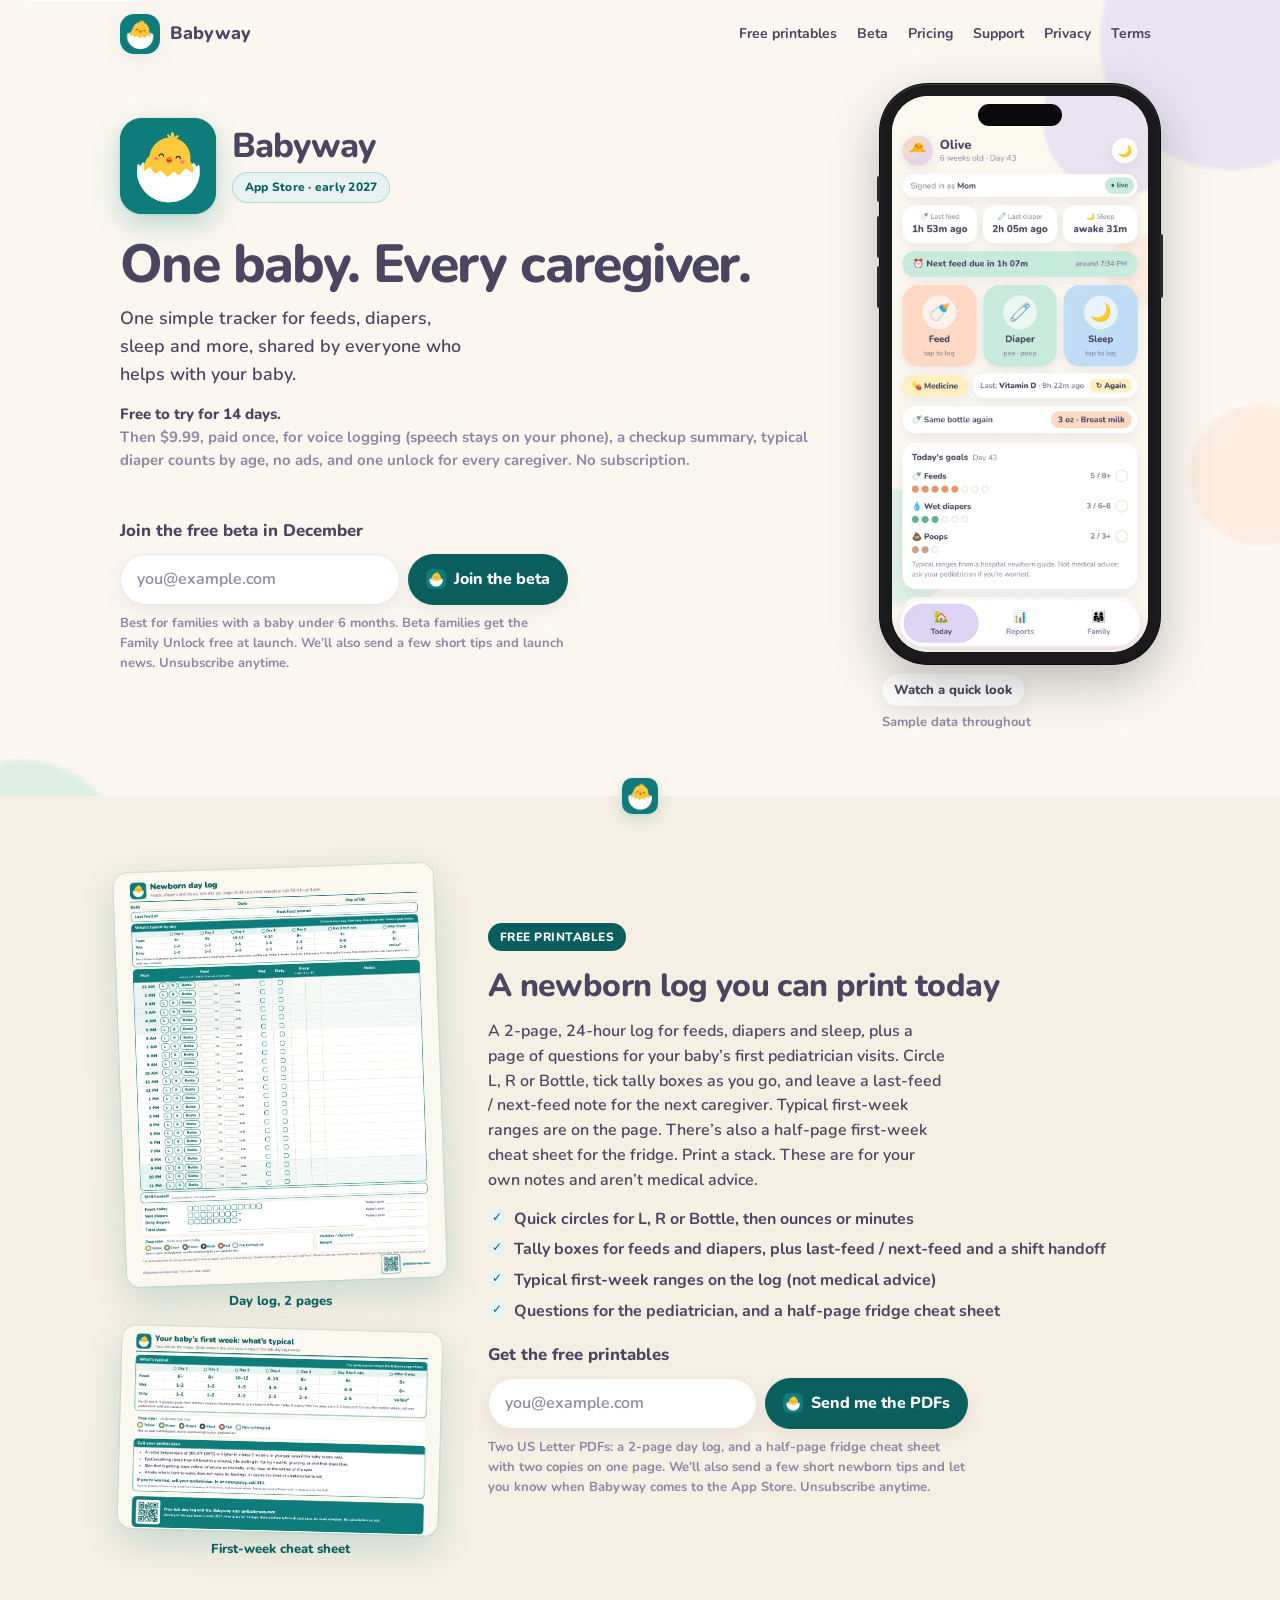
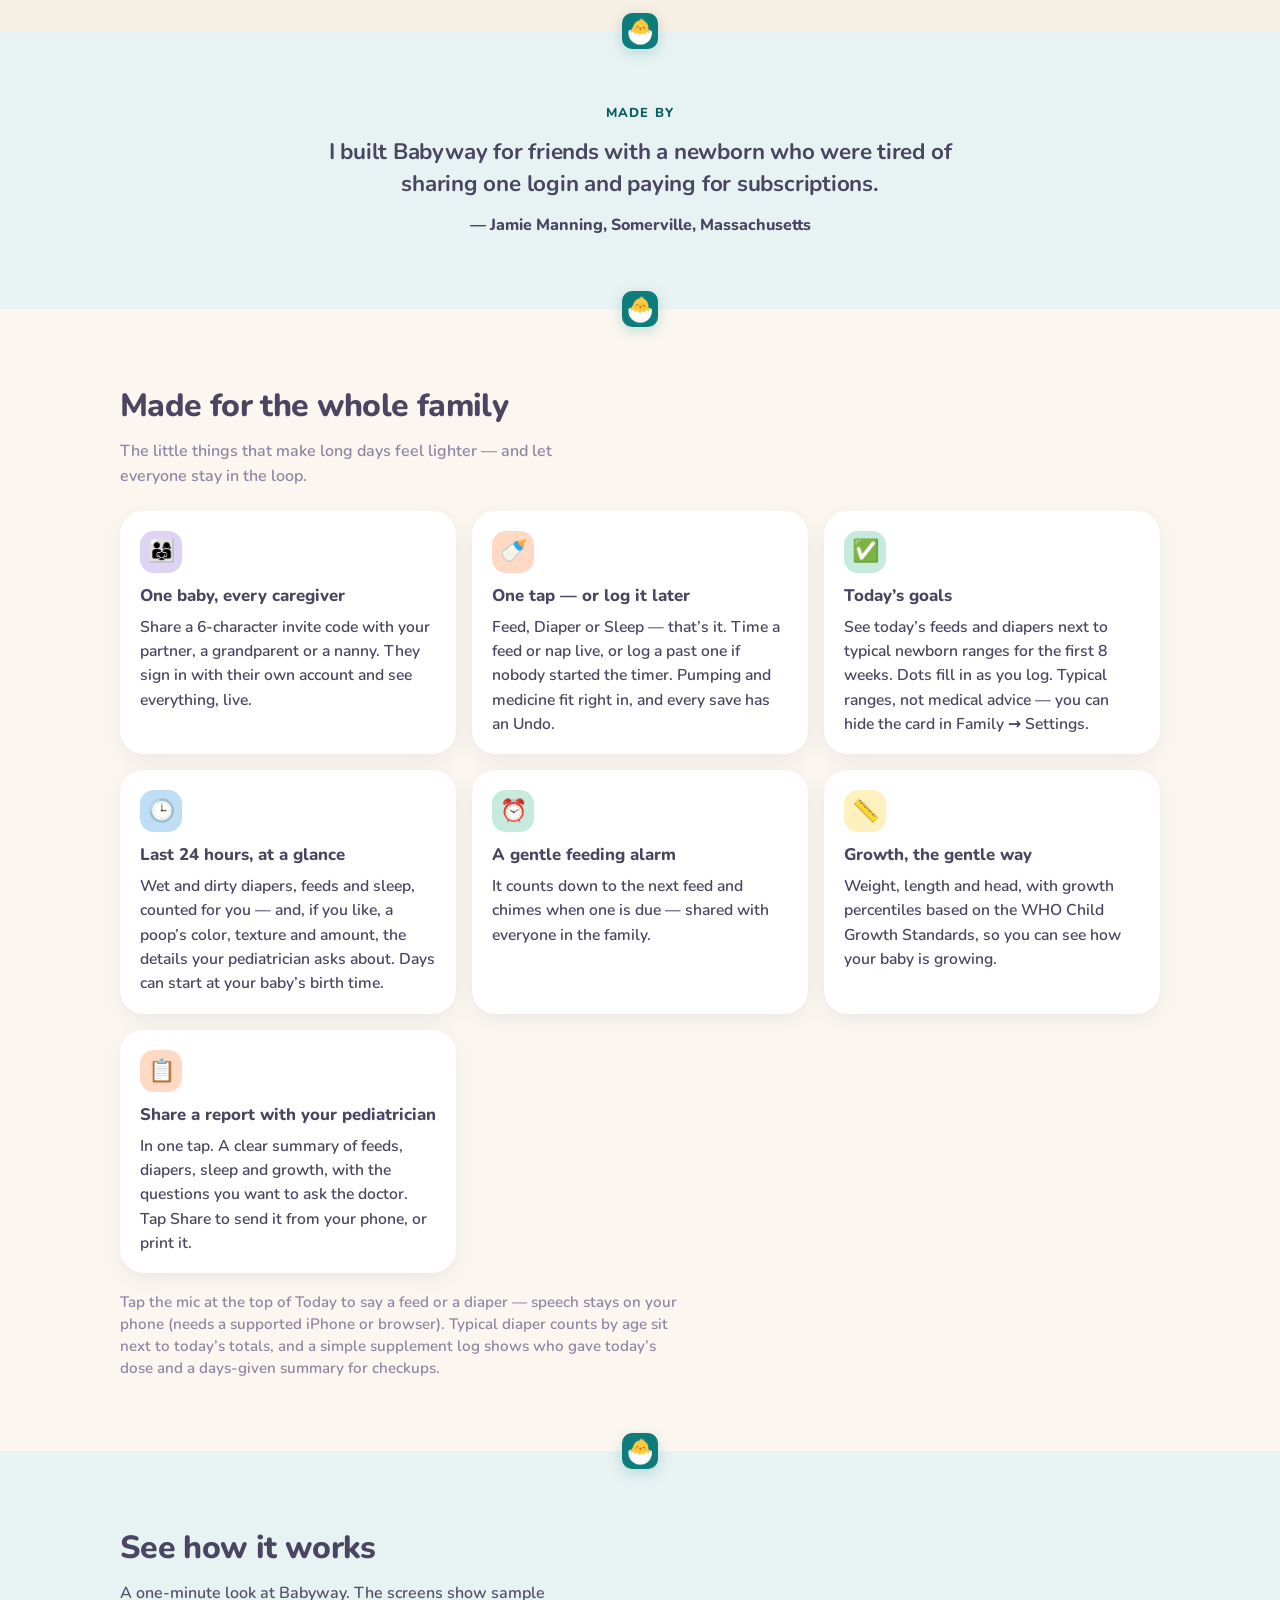
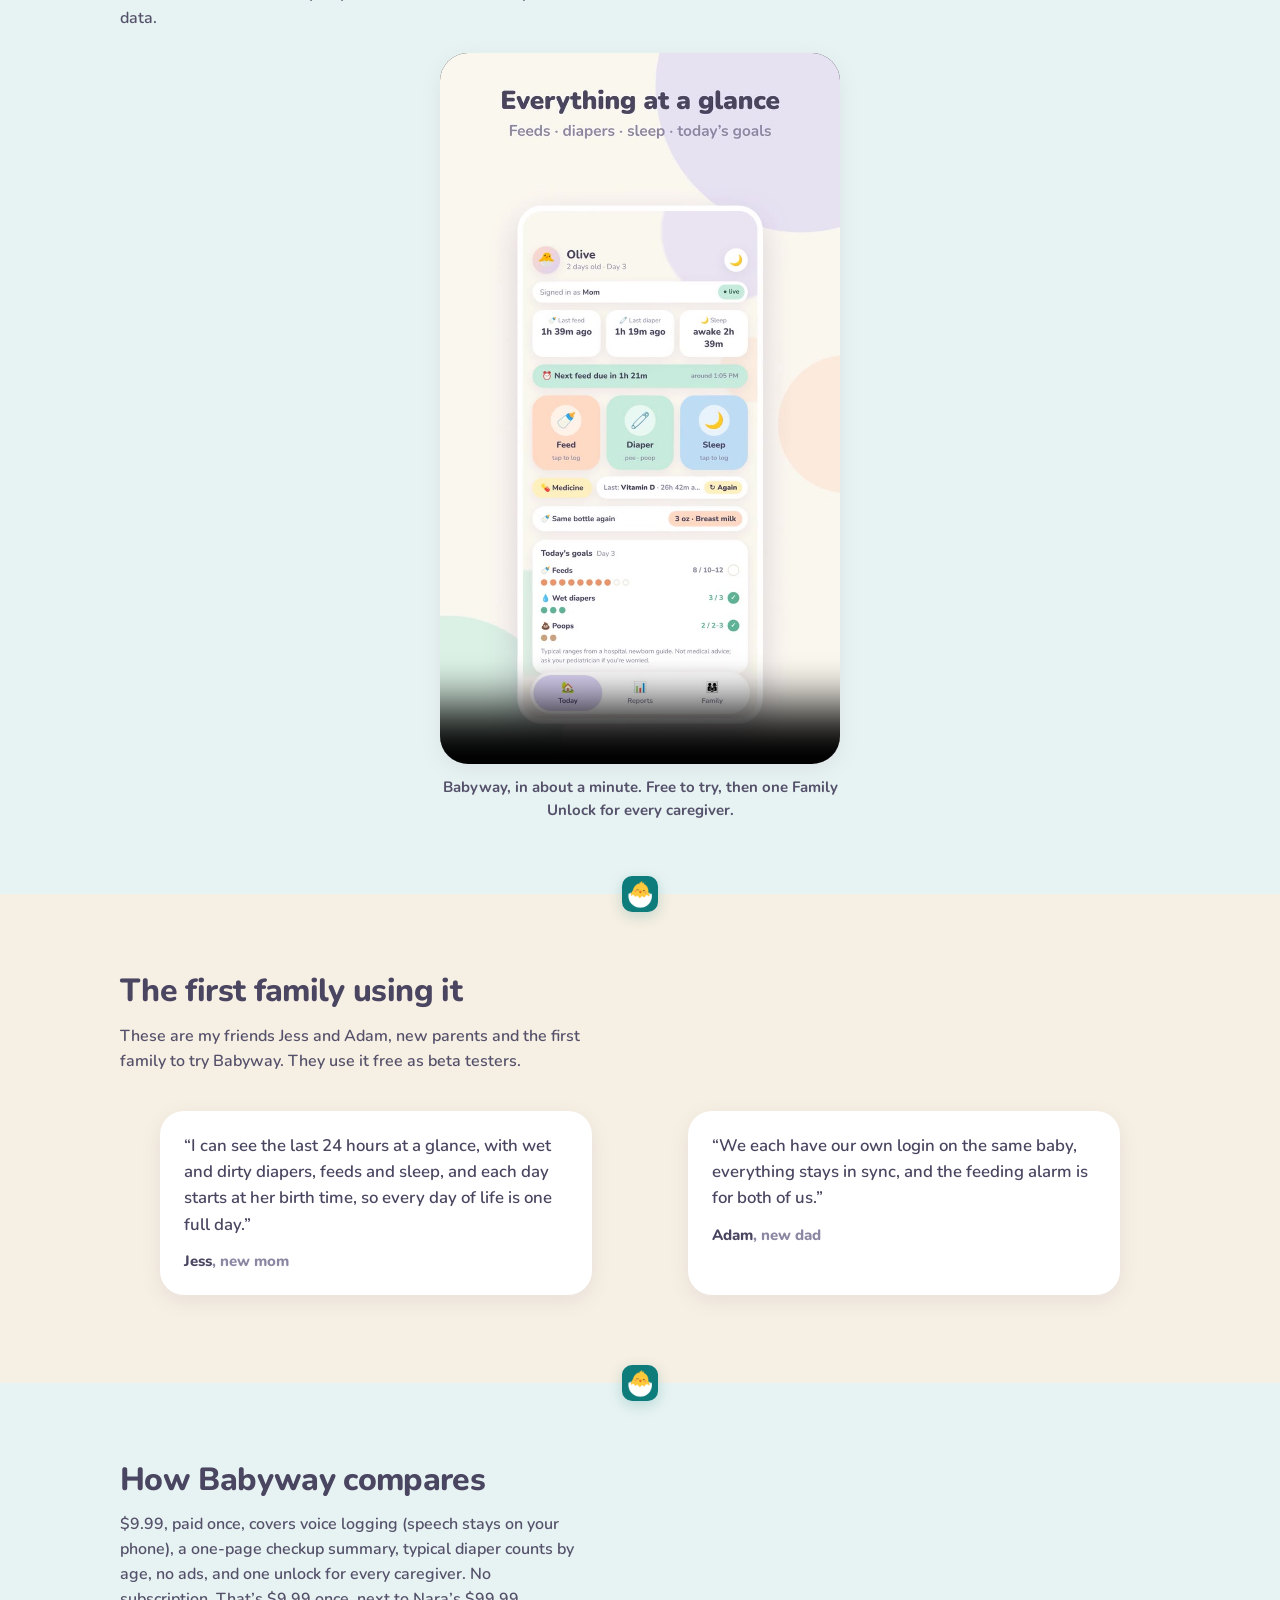
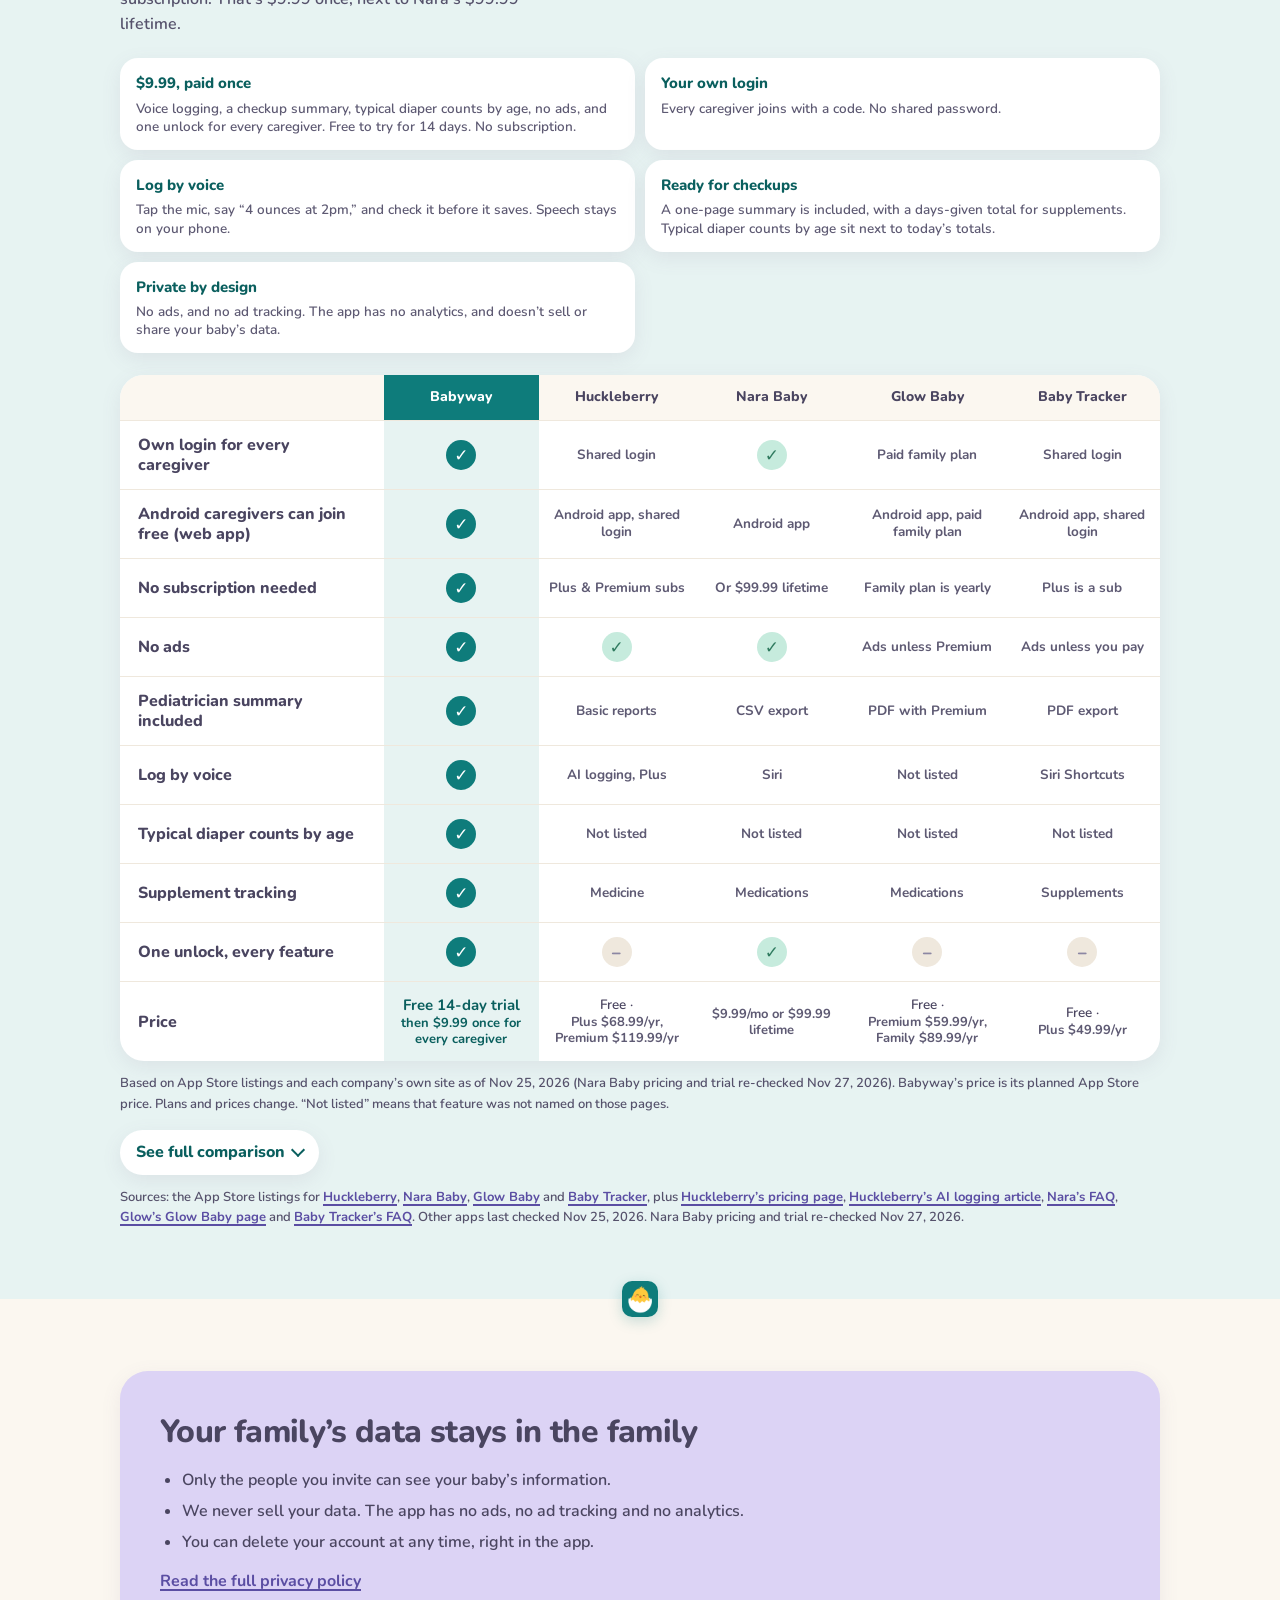
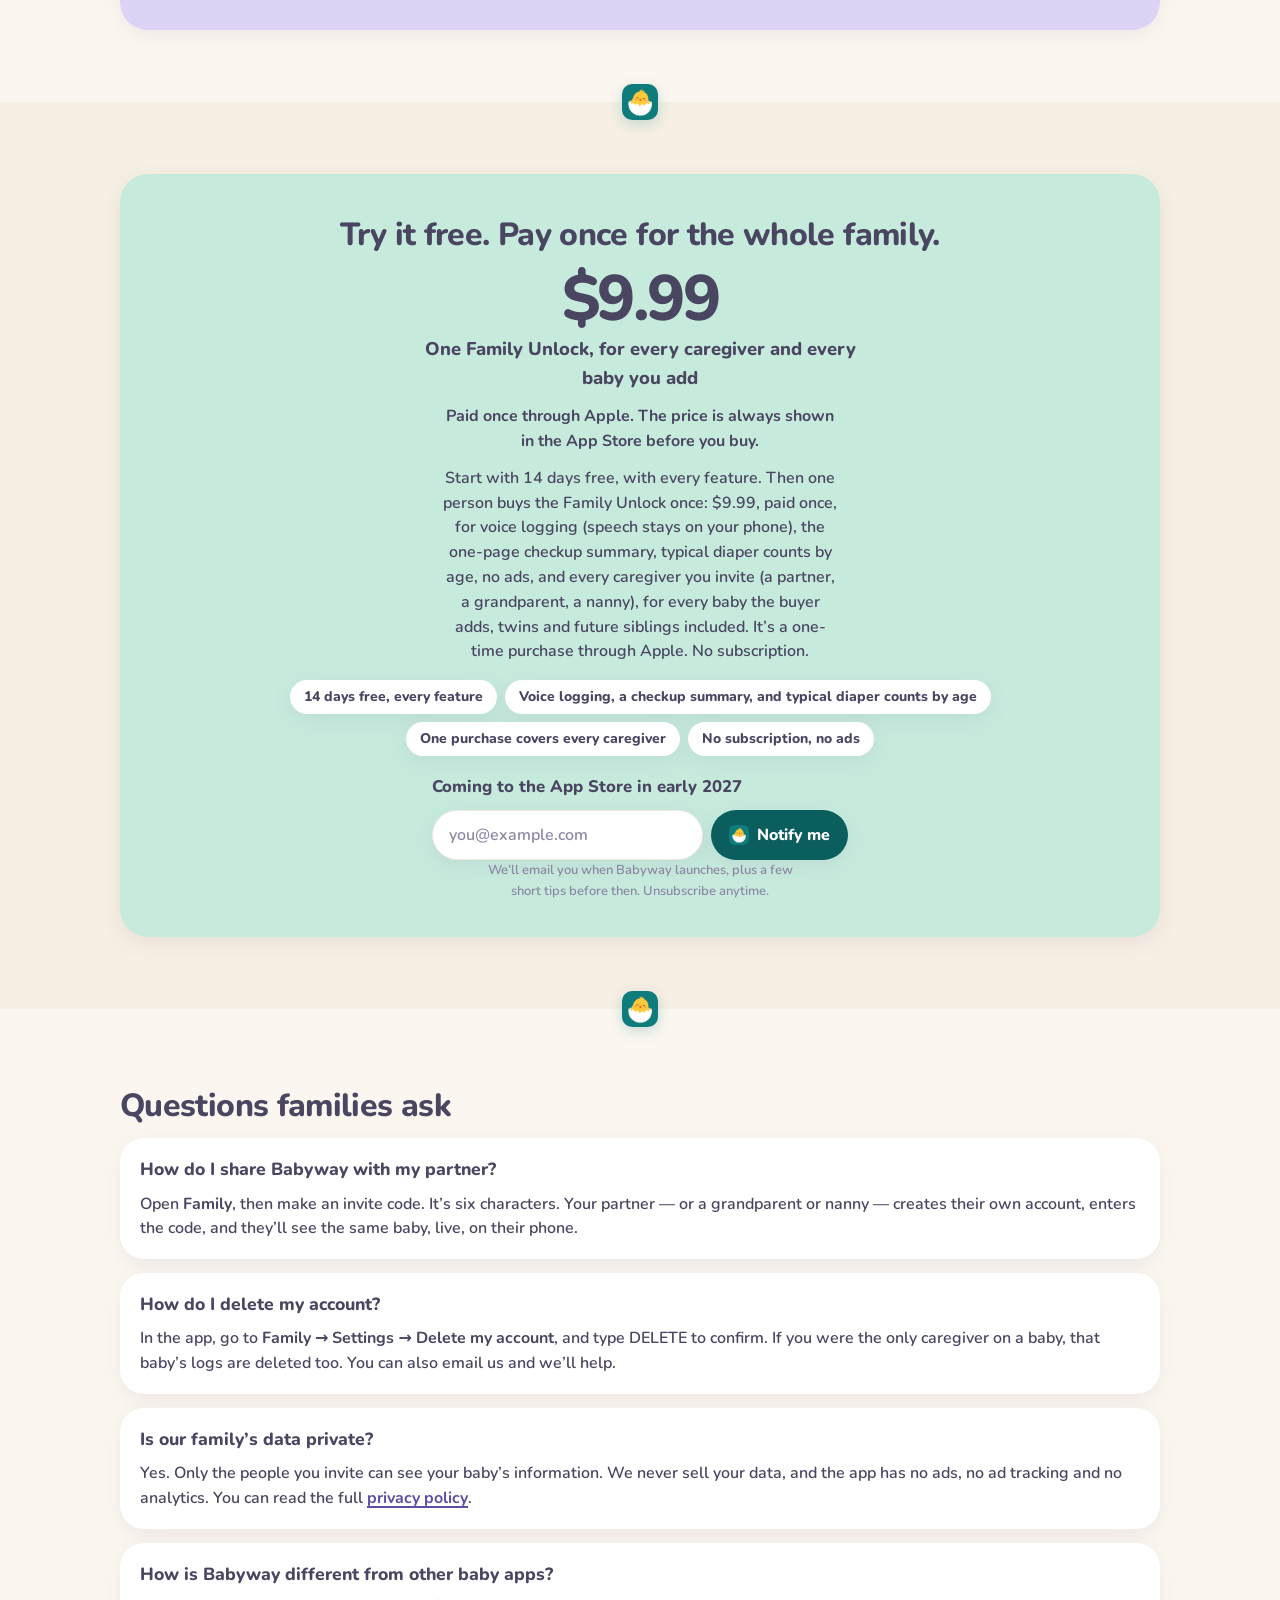
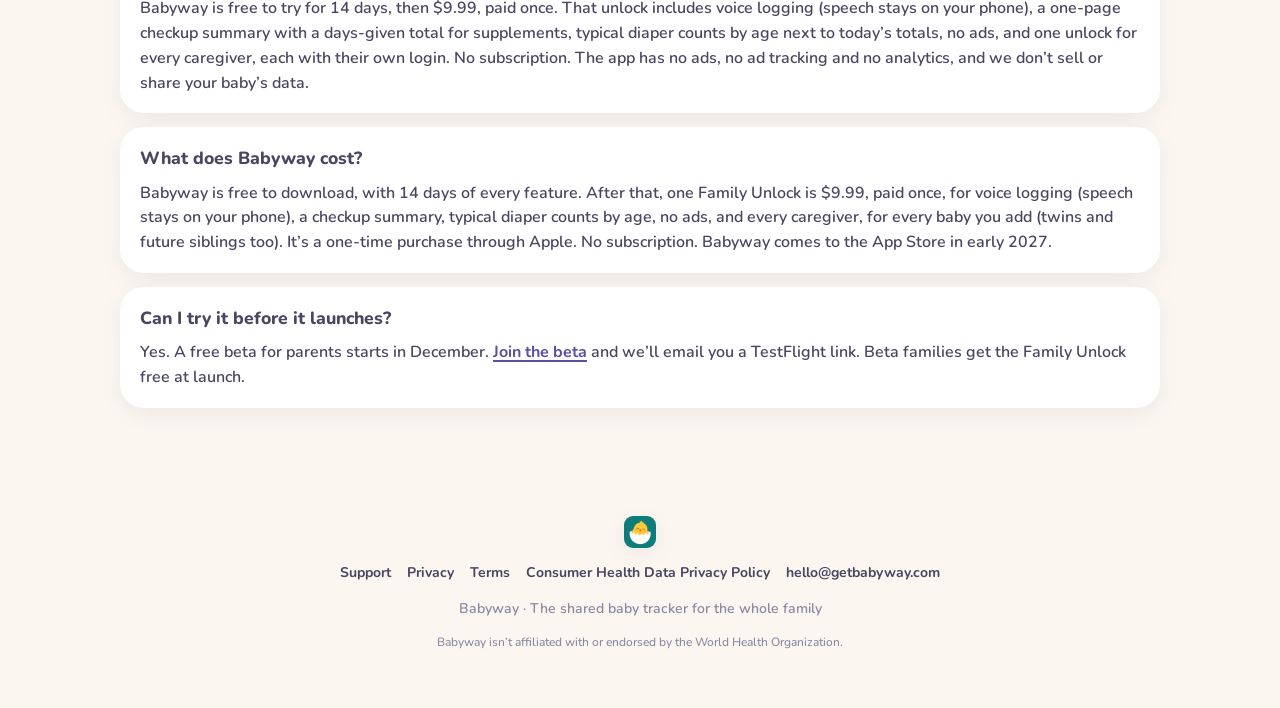
<file: index.html>
<!DOCTYPE html>
<html lang="en">
<head>
<meta charset="UTF-8">
<meta name="viewport" content="width=device-width, initial-scale=1, viewport-fit=cover">
<meta name="color-scheme" content="light only">
<meta name="theme-color" content="#FBF7F0">
<meta name="theme-color" content="#FBF7F0" media="(prefers-color-scheme: light)">
<meta name="theme-color" content="#FBF7F0" media="(prefers-color-scheme: dark)">
<title>Babyway · The shared baby tracker for the whole family</title>
<meta name="description" content="Babyway is a simple baby tracker for feeds, diapers, sleep, pumping and medicine. $9.99, paid once, covers voice logging (speech stays on your phone), a checkup summary, typical diaper counts by age, no ads, and one Family Unlock for every caregiver. Free to try for 14 days. Coming to the App Store in early 2027. No subscription.">
<link rel="canonical" href="https://getbabyway.com/">
<meta property="og:type" content="website">
<meta property="og:site_name" content="Babyway">
<meta property="og:title" content="Babyway · The shared baby tracker for the whole family">
<meta property="og:description" content="One shared baby profile for every caregiver. $9.99, paid once, covers voice logging, a checkup summary, typical diaper counts by age, no ads, and one unlock for the whole family. Free to try for 14 days. Coming to the App Store in early 2027. No subscription.">
<meta property="og:url" content="https://getbabyway.com/">
<meta property="og:image" content="https://getbabyway.com/img/og-early-2027.png">
<meta property="og:image:width" content="1200">
<meta property="og:image:height" content="630">
<meta property="og:image:alt" content="Babyway — a simple, shared baby tracker for the whole family. Free to try, then one unlock for every caregiver. Coming to the App Store in early 2027.">
<meta name="twitter:card" content="summary_large_image">
<meta name="twitter:title" content="Babyway · The shared baby tracker for the whole family">
<meta name="twitter:description" content="One shared baby profile for every caregiver. $9.99, paid once, covers voice logging, a checkup summary, typical diaper counts by age, no ads, and one unlock for the whole family. Free to try for 14 days. Coming to the App Store in early 2027. No subscription.">
<meta name="twitter:image" content="https://getbabyway.com/img/og-early-2027.png">
<!-- Once the app is live on the App Store, uncomment the next line and replace APP_ID with the numeric Apple ID from App Store Connect (App Information → Apple ID). This shows Safari's "Open in App Store" banner on iPhone. Do not turn it on before that ID exists. -->
<!-- <meta name="apple-itunes-app" content="app-id=APP_ID"> -->
<link rel="icon" href="favicon.ico" sizes="any">
<link rel="icon" href="icons/icon-192.png" type="image/png">
<link rel="apple-touch-icon" href="icons/apple-touch-icon.png">
<link rel="stylesheet" href="styles.css?v=11">
</head>
<body>
<div class="blob b1" aria-hidden="true"></div>
<div class="blob b2" aria-hidden="true"></div>
<div class="blob b3" aria-hidden="true"></div>
<a class="skip" href="#main">Skip to content</a>

<div class="wrap">
  <header class="site-header">
    <a class="brand" href="./">
      <img src="icons/icon-192.png" width="40" height="40" alt="">
      Babyway
    </a>
    <nav aria-label="Primary">
      <a href="#printable">Free printables</a>
      <a href="#beta">Beta</a>
      <a href="#pricing">Pricing</a>
      <a href="support.html">Support</a>
      <a href="privacy.html">Privacy</a>
      <a href="terms.html">Terms</a>
    </nav>
  </header>
</div>

<main id="main">
  <section class="band band-hero">
    <div class="wrap hero">
      <div class="hero-copy">
        <div class="lockup">
          <img class="lockup-icon" src="icons/babyway-icon.svg" width="96" height="96" alt="The Babyway app icon: a smiling yellow chick on a teal background.">
          <div class="lockup-text">
            <p class="lockup-name">Babyway</p>
            <p class="coming-pill">App Store · early 2027</p>
          </div>
        </div>
        <h1>One baby. Every caregiver.</h1>
        <p class="lede">One simple tracker for feeds, diapers, sleep and more, shared by everyone who helps with your baby.</p>
        <p class="price-hint"><b>Free to try for 14 days.</b><br>Then $9.99, paid once, for voice logging (speech stays on your phone), a checkup summary, typical diaper counts by age, no ads, and one unlock for every caregiver. No subscription.</p>
      </div>
      <div class="demo-wrap">
        <div class="iphone">
          <span class="iphone-btn iphone-silent" aria-hidden="true"></span>
          <span class="iphone-btn iphone-vol-up" aria-hidden="true"></span>
          <span class="iphone-btn iphone-vol-down" aria-hidden="true"></span>
          <span class="iphone-btn iphone-power" aria-hidden="true"></span>
          <div class="iphone-screen">
            <img id="demo-shot" src="img/shot-today.webp" width="800" height="1738" alt="Babyway’s Today screen, using sample data only: last feed, last diaper and sleep, today’s goals, and one-tap buttons for Feed, Diaper and Sleep.">
            <video id="demo" hidden muted loop playsinline webkit-playsinline preload="metadata" poster="img/demo-poster.jpg?v=6" width="780" height="1510" aria-label="A short looping look at Babyway, using sample data only: one-tap logging, today’s goals, logging a past feed, days that start at birth time, a feeding alarm, growth charts and a pediatrician summary.">
              <source src="img/demo-loop.mp4?v=6" type="video/mp4">
            </video>
          </div>
          <span class="iphone-island" aria-hidden="true"></span>
        </div>
        <button type="button" class="demo-toggle" data-for="demo">Watch a quick look</button>
        <p class="demo-note">Sample data throughout</p>
      </div>
      <form class="launch-form launch-form-hero" id="beta" data-source="beta" data-thanks="Thanks! You’re on the beta list. When the beta opens in December, we’ll email you a link to try Babyway with TestFlight, Apple’s app for testing new apps." novalidate>
        <p class="launch-heading">Join the free beta in December</p>
        <div class="launch-row">
          <label class="sr-only" for="launch-email-hero">Email address</label>
          <input type="email" id="launch-email-hero" name="email" required autocomplete="email" inputmode="email" placeholder="you@example.com" maxlength="254" spellcheck="false">
          <button type="submit">
            <img src="icons/icon-192.png" width="20" height="20" alt="">
            Join the beta
          </button>
        </div>
        <p class="launch-note">Best for families with a baby under 6 months. Beta families get the Family Unlock free at launch. We’ll also send a few short tips and launch news. Unsubscribe anytime.</p>
        <p class="launch-status" role="status" aria-live="polite"></p>
      </form>
    </div>
  </section>


  <section class="band band-warm" id="printable" aria-labelledby="printable-title">
    <div class="chick-mark" aria-hidden="true"><img src="icons/icon-192.png" width="36" height="36" alt=""></div>
    <div class="wrap printable">
      <div class="printable-previews">
        <figure class="printable-preview">
          <img src="img/newborn-log-preview.webp?v=3" width="935" height="1210" loading="lazy" alt="Preview of the free Babyway newborn day log: a 24-hour grid with circles for left, right or bottle, tally boxes, a last-feed and next-feed handoff, and typical first-week ranges.">
          <figcaption>Day log, 2 pages</figcaption>
        </figure>
        <figure class="printable-preview preview-sheet">
          <img src="img/first-week-cheat-sheet-preview.webp?v=1" width="935" height="592" loading="lazy" alt="Preview of the free Babyway first-week cheat sheet: typical feed and diaper ranges, a poop-color key, and a short list of when to call your pediatrician.">
          <figcaption>First-week cheat sheet</figcaption>
        </figure>
      </div>
      <div class="printable-copy">
        <p class="printable-kicker">Free printables</p>
        <h2 id="printable-title">A newborn log you can print today</h2>
        <p class="printable-lede">A 2-page, 24-hour log for feeds, diapers and sleep, plus a page of questions for your baby’s first pediatrician visits. Circle L, R or Bottle, tick tally boxes as you go, and leave a last-feed / next-feed note for the next caregiver. Typical first-week ranges are on the page. There’s also a half-page first-week cheat sheet for the fridge. Print a stack. These are for your own notes and aren’t medical advice.</p>
        <ul class="printable-list">
          <li>Quick circles for L, R or Bottle, then ounces or minutes</li>
          <li>Tally boxes for feeds and diapers, plus last-feed / next-feed and a shift handoff</li>
          <li>Typical first-week ranges on the log (not medical advice)</li>
          <li>Questions for the pediatrician, and a half-page fridge cheat sheet</li>
        </ul>
        <form class="launch-form launch-form-printable" data-source="printable-log" data-download="downloads/babyway-newborn-log.pdf" novalidate>
          <p class="launch-heading">Get the free printables</p>
          <div class="launch-row">
            <label class="sr-only" for="launch-email-printable">Email address</label>
            <input type="email" id="launch-email-printable" name="email" required autocomplete="email" inputmode="email" placeholder="you@example.com" maxlength="254" spellcheck="false">
            <button type="submit">
              <img src="icons/icon-192.png" width="20" height="20" alt="">
              Send me the PDFs
            </button>
          </div>
          <p class="launch-note">Two US Letter PDFs: a 2-page day log, and a half-page fridge cheat sheet with two copies on one page. We’ll also send a few short newborn tips and let you know when Babyway comes to the App Store. Unsubscribe anytime.</p>
          <p class="launch-status" role="status" aria-live="polite"></p>
          <p class="launch-download" hidden>
            <a href="downloads/babyway-newborn-log.pdf?v=4" download>Download the newborn log (PDF)</a>
            <a href="downloads/first-week-cheat-sheet.pdf?v=1" download>Download the first-week cheat sheet (PDF)</a>
          </p>
        </form>
      </div>
    </div>
  </section>

  <section class="band band-teal" aria-labelledby="madeby-title">
    <div class="chick-mark" aria-hidden="true"><img src="icons/icon-192.png" width="36" height="36" alt=""></div>
    <div class="wrap">
      <div class="madeby">
        <h2 id="madeby-title">Made by</h2>
        <blockquote>
          <p>I built Babyway for friends with a newborn who were tired of sharing one login and paying for subscriptions.</p>
          <footer>— Jamie Manning, Somerville, Massachusetts</footer>
        </blockquote>
      </div>
    </div>
  </section>

  <section class="band band-cream" aria-labelledby="features-title">
    <div class="chick-mark" aria-hidden="true"><img src="icons/icon-192.png" width="36" height="36" alt=""></div>
    <div class="wrap">
      <h2 id="features-title">Made for the whole family</h2>
      <p class="intro">The little things that make long days feel lighter — and let everyone stay in the loop.</p>
      <div class="features">
        <article class="feature">
          <div class="icon i-lav" aria-hidden="true">👨‍👩‍👧</div>
          <h3>One baby, every caregiver</h3>
          <p>Share a 6-character invite code with your partner, a grandparent or a nanny. They sign in with their own account and see everything, live.</p>
        </article>
        <article class="feature">
          <div class="icon i-peach" aria-hidden="true">🍼</div>
          <h3>One tap — or log it later</h3>
          <p>Feed, Diaper or Sleep — that’s it. Time a feed or nap live, or log a past one if nobody started the timer. Pumping and medicine fit right in, and every save has an Undo.</p>
        </article>
        <article class="feature">
          <div class="icon i-mint" aria-hidden="true">✅</div>
          <h3>Today’s goals</h3>
          <p>See today’s feeds and diapers next to typical newborn ranges for the first 8 weeks. Dots fill in as you log. Typical ranges, not medical advice — you can hide the card in Family → Settings.</p>
        </article>
        <article class="feature">
          <div class="icon i-blue" aria-hidden="true">🕒</div>
          <h3>Last 24 hours, at a glance</h3>
          <p>Wet and dirty diapers, feeds and sleep, counted for you — and, if you like, a poop’s color, texture and amount, the details your pediatrician asks about. Days can start at your baby’s birth time.</p>
        </article>
        <article class="feature">
          <div class="icon i-mint" aria-hidden="true">⏰</div>
          <h3>A gentle feeding alarm</h3>
          <p>It counts down to the next feed and chimes when one is due — shared with everyone in the family.</p>
        </article>
        <article class="feature">
          <div class="icon i-yellow" aria-hidden="true">📏</div>
          <h3>Growth, the gentle way</h3>
          <p>Weight, length and head, with growth percentiles based on the WHO Child Growth Standards, so you can see how your baby is growing.</p>
        </article>
        <article class="feature">
          <div class="icon i-peach" aria-hidden="true">📋</div>
          <h3>Share a report with your pediatrician</h3>
          <p>In one tap. A clear summary of feeds, diapers, sleep and growth, with the questions you want to ask the doctor. Tap Share to send it from your phone, or print it.</p>
        </article>
      </div>
      <p class="coming-note">Tap the mic at the top of Today to say a feed or a diaper — speech stays on your phone (needs a supported iPhone or browser). Typical diaper counts by age sit next to today’s totals, and a simple supplement log shows who gave today’s dose and a days-given summary for checkups.</p>
    </div>
  </section>

  <section class="band band-teal" aria-labelledby="film-title">
    <div class="chick-mark" aria-hidden="true"><img src="icons/icon-192.png" width="36" height="36" alt=""></div>
    <div class="wrap">
      <h2 id="film-title">See how it works</h2>
      <p class="intro">A one-minute look at Babyway. The screens show sample data.</p>
      <figure class="film">
        <video controls playsinline preload="metadata" poster="video/explainer-poster.jpg?v=7" width="720" height="1280">
          <source src="video/explainer.mp4?v=7" type="video/mp4">
          Sorry, your browser can’t play this video.
        </video>
        <figcaption>Babyway, in about a minute. Free to try, then one Family Unlock for every caregiver.</figcaption>
      </figure>
    </div>
  </section>

  <section class="band band-warm testimonials" id="testimonials" aria-labelledby="testimonials-title">
    <div class="chick-mark" aria-hidden="true"><img src="icons/icon-192.png" width="36" height="36" alt=""></div>
    <div class="wrap">
      <h2 id="testimonials-title">The first family using it</h2>
      <p class="intro">These are my friends Jess and Adam, new parents and the first family to try Babyway. They use it free as beta testers.</p>
      <div class="quotes">
        <blockquote class="quote">
          <p>I can see the last 24 hours at a glance, with wet and dirty diapers, feeds and sleep, and each day starts at her birth time, so every day of life is one full day.</p>
          <footer><cite>Jess</cite>, new mom</footer>
        </blockquote>
        <blockquote class="quote">
          <p>We each have our own login on the same baby, everything stays in sync, and the feeding alarm is for both of us.</p>
          <footer><cite>Adam</cite>, new dad</footer>
        </blockquote>
      </div>
    </div>
  </section>

  <section class="band band-teal" aria-labelledby="compare-title">
    <div class="chick-mark" aria-hidden="true"><img src="icons/icon-192.png" width="36" height="36" alt=""></div>
    <div class="wrap">
      <h2 id="compare-title">How Babyway compares</h2>
      <p class="intro">$9.99, paid once, covers voice logging (speech stays on your phone), a one-page checkup summary, typical diaper counts by age, no ads, and one unlock for every caregiver. No subscription. That’s $9.99 once, next to Nara’s $99.99 lifetime.</p>
      <ul class="why-pills">
        <li><b>$9.99, paid once</b><span>Voice logging, a checkup summary, typical diaper counts by age, no ads, and one unlock for every caregiver. Free to try for 14 days. No subscription.</span></li>
        <li><b>Your own login</b><span>Every caregiver joins with a code. No shared password.</span></li>
        <li><b>Log by voice</b><span>Tap the mic, say “4 ounces at 2pm,” and check it before it saves. Speech stays on your phone.</span></li>
        <li><b>Ready for checkups</b><span>A one-page summary is included, with a days-given total for supplements. Typical diaper counts by age sit next to today’s totals.</span></li>
        <li><b>Private by design</b><span>No ads, and no ad tracking. The app has no analytics, and doesn’t sell or share your baby’s data.</span></li>
      </ul>
<!--
  Comparison sources, checked November 25, 2026. Nara Baby pricing and trial re-checked November 27, 2026 from Nara’s official FAQ and US App Store listing only. Re-check before changing any cell. Sprout Baby, Baby Connect, Talli and Hatch were researched the same day but are not in this table: Hatch is a sleep device, not a peer logging app; Sprout and Baby Connect prices are listed on the App Store or third-party roundups, but caregiver and ads details were not as clearly documented on official pages as the four apps below; Talli’s app is tied to a $109.99 hardware tracker. Do not name those four in this table without equally strong official sources.
  Huckleberry
    - App Store listing (description + in-app purchases: Plus $11.99/mo or $68.99/yr, Premium $14.99/mo or $119.99/yr): https://apps.apple.com/us/app/huckleberry-baby-tracker/id1169136078
    - Pricing page + FAQ ("caregivers can sign in to the same account on each phone"; subscriptions auto-renew; Enhanced Reports are Plus/Premium): https://huckleberrycare.com/pricing
    - No ads: Google Play listing shows no "Contains ads" label: https://play.google.com/store/apps/details?id=com.huckleberry_labs.app
    - AI logging (text, voice or photo) is a Plus/Premium feature, not free (pricing page feature table, Nov 25, 2026).
  Nara Baby
    - FAQ, re-checked Nov 27, 2026. Exact wording: “The Nara app is $9.99/month or $99.99 one-time (lifetime), with occasional promotions offered to qualifying users.” “Is Nara Baby a paid app? Yes, Nara has two plans to choose from — monthly and lifetime.” “Yes, Nara families get a 7-day free trial with full access to the app. The trial starts when you log your first track.” “You don't need to give payment info until you subscribe. When your 7 day trial ends, you won't be charged unless you actively opt-in to the monthly subscription or purchase the lifetime plan. If you decide not to subscribe, you’ll still be able to view and export your existing tracking data in the app, but you won’t be able to add new tracking.” “You can still view and export everything you logged during the trial; you can't add new entries until you sign up for a monthly subscription or lifetime plan.” Also: unlimited caregivers; each user should register their own email and password; ad-free; no additional premium tiers; CSV export. https://nara.com/pages/nara-baby-app-faqs
    - App Store listing, re-checked Nov 27, 2026: listed as Free with In-App Purchases. In-App Purchases shown include “Nara Baby Monthly” at $6.99 and $9.99, and “Nara Baby Lifetime” at $29.99, $69.99, $79.99 and $99.99 (promotional tiers; the public comparison uses the standard FAQ prices of $9.99/month and $99.99 lifetime). The listing description did not state the trial length; trial wording is from the FAQ. https://apps.apple.com/us/app/nara-baby-pregnancy-tracker/id1444639029
  Glow Baby
    - App Store listing (Premium $59.99/yr, $29.99/3 mo, $79.99 lifetime; auto-renewing): https://apps.apple.com/us/app/glow-baby-tracker-growth-app/id1077177456
    - Glow Baby page + FAQ (Premium = ad-free experience and PDF/CSV export; a Premium Family Plan, about $90/yr, is required to add a second caregiver): https://wp.glowing.com/glow-baby-app
    - Help center, Family Plan $89.99/yr: https://prod-zammad.glowing.net/help/en-us/25-premium-related-questions/119-how-much-does-glow-premium-cost
    - Help center, caregiver needs Premium Family Plan: https://prod-zammad.glowing.net/help/en-us/24-partner-caregiver/110-do-i-have-to-have-a-premium-subscription-to-add-a-caregiver
  Baby Tracker (Nighp)
    - App Store listing (core tracking free; Plus is an auto-renewing subscription that adds ad-free tracking + cues; Remove Ads $4.99, Plus $5.99/mo or $49.99/yr; export records as PDF): https://apps.apple.com/us/app/baby-tracker-newborn-log/id779656557
    - FAQ (sync: every device joins the sync group with the same email and password; full version removes ads; the FAQ also documents custom supplements): https://nighp.com/babytracker/babytracker_faq.html
    - App Store listing also: What’s Next cues are generated on-device (Plus); Siri Shortcuts and “Quick Log” in your own words (requires iOS 26 with Apple Intelligence). Do not claim Babyway is the only app with voice logging or supplements.
  Android apps (checked Nov 25, 2026): Huckleberry https://play.google.com/store/apps/details?id=com.huckleberry_labs.app ; Nara Baby https://play.google.com/store/apps/details?id=com.naraorganics.nara ; Glow Baby https://play.google.com/store/apps/details?id=com.glow.android.baby ; Baby Tracker (Nighp) https://play.google.com/store/apps/details?id=com.nighp.babytracker_android (FAQ: syncs iOS and Android devices in one sync group).
  Voice, typical diaper counts by age, and supplements — re-checked Nov 25, 2026, evening, from each company’s current App Store listing (iTunes lookup) and own site/FAQ. Mark only what those pages list. Do not claim Babyway is the only app with voice logging, PDF export, or supplements. Do not say speech staying on the phone means the app is fully offline; the mic is hidden where speech recognition is not available.
  Huckleberry (voice / diapers / medicine)
    - AI logging (text, voice or photo) is Plus/Premium, not free: pricing page feature table https://huckleberrycare.com/pricing ; help article https://huckleberry.zendesk.com/hc/en-us/articles/38422287914515-What-is-the-AI-logging-feature ; Plus article also lists “Siri voice-logging” as an additional iOS feature: https://huckleberry.zendesk.com/hc/en-us/articles/1500007717641-What-is-Huckleberry-Plus
    - Medicine is listed on the free app: App Store description (“One-touch tracker for sleep, diaper changes, feedings, pumping, growth, milestones, weight, potty training, activities, and medicine”; “Reminders for medication, feedings, and more”). Help center trackable events include Medicine: https://huckleberry.zendesk.com/hc/en-us/articles/4533227079315-What-other-events-can-I-track-in-the-app-besides-sleep
    - Typical wet/dirty diaper counts by age: not listed on the App Store listing, pricing page, or help articles checked the same evening. Insights is described as tips for sleep, feeding, solids and growth, not diaper counts.
  Nara Baby (voice / diapers / medicine)
    - Official FAQ: Siri commands for a diaper, bottle, breastfeeding, pumping and sleep; “An active internet connection is required for Siri commands to work.” Also “Sleep and feeding guides by age” / “Age-based feeding and sleep guides,” and “Recent Medications.” https://nara.com/pages/nara-baby-app-faqs
    - App Store listing: “Live Activities, Siri + Apple Watch”; “Log medical records and medications.” Typical diaper counts by age are not listed (the named guides are sleep and feeding). https://apps.apple.com/us/app/nara-baby-pregnancy-tracker/id1444639029
  Glow Baby (voice / diapers / medicine)
    - Official Glow Baby page: free tier tracks “health (temperature, symptoms, medications).” No voice, Siri, Alexa, supplement tracker, or age-based diaper-count guide is listed. https://wp.glowing.com/glow-baby-app
    - Help center “What is Glow Baby?”: tracks “medication and growth charts.” https://prod-zammad.glowing.net/help/en-us/23-baby-basics/106-what-is-glow-baby
    - App Store listing (iTunes lookup, Nov 25, 2026): no Siri, voice, Alexa, supplement, or typical-diaper-count feature named. https://apps.apple.com/us/app/glow-baby-tracker-growth-app/id1077177456
  Baby Tracker (Nighp) (voice / diapers / supplements)
    - App Store listing: “Use Siri Shortcuts for convenient hands-free logging”; “Use Quick Log to describe an activity to Siri in your own words. Requires iOS 26 with Apple Intelligence turned on.” “Record medications, vaccinations, and temperature.” What’s Next may show “A suggested time to check the diaper” (a timing cue, not typical counts by age). Typical wet/dirty counts by age are not listed. https://apps.apple.com/us/app/baby-tracker-newborn-log/id779656557
    - Official FAQ: “Can I add other supplements? Yes.” The full-version purchase unblocks Siri Shortcuts. https://nighp.com/babytracker/babytracker_faq.html
  Babyway: free 14-day trial, then one Family Unlock (in-app purchase) for every caregiver and every baby the buyer adds; no ads; own account per caregiver with invite code; pediatrician summary. Android caregivers join with an invite code in the free web app (https://jamiejmann.github.io/little-days/), tested end to end on Nov 25, 2026 with throwaway accounts (Pixel 7 emulation: sign up, join, log); caregivers never pay under the Family Unlock plan.
  Not added yet: "Export all your data anytime". The iOS app's CSV button does nothing in shipped builds and only exported 31 days; fixed on little-days branch ios-export-fix, not shipped.
-->
      <div class="checks" role="table" aria-labelledby="compare-title" aria-describedby="checks-foot">
        <div class="checks-head" role="row">
          <span class="checks-corner" role="columnheader"><span class="sr-only">What you get</span></span>
          <span class="is-us" role="columnheader">Babyway</span>
          <span role="columnheader">Huckle&shy;berry</span>
          <span role="columnheader">Nara Baby</span>
          <span role="columnheader">Glow Baby</span>
          <span role="columnheader">Baby Tracker</span>
        </div>
        <div class="checks-row" role="row">
          <span class="checks-label" role="rowheader">Own login for every caregiver</span>
          <span class="is-us" role="cell"><i class="yes" aria-hidden="true">✓</i><span class="sr-only">Yes</span></span>
          <span role="cell"><em>Shared login</em></span>
          <span role="cell"><i class="yes" aria-hidden="true">✓</i><span class="sr-only">Yes</span></span>
          <span role="cell"><em>Paid family plan</em></span>
          <span role="cell"><em>Shared login</em></span>
        </div>
        <div class="checks-row" role="row">
          <span class="checks-label" role="rowheader">Android caregivers can join free (web app)</span>
          <span class="is-us" role="cell"><i class="yes" aria-hidden="true">✓</i><span class="sr-only">Yes, in the free web app</span></span>
          <span role="cell"><em>Android app, shared login</em></span>
          <span role="cell"><em>Android app</em></span>
          <span role="cell"><em>Android app, paid family plan</em></span>
          <span role="cell"><em>Android app, shared login</em></span>
        </div>
        <div class="checks-row" role="row">
          <span class="checks-label" role="rowheader">No subscription needed</span>
          <span class="is-us" role="cell"><i class="yes" aria-hidden="true">✓</i><span class="sr-only">Yes</span></span>
          <span role="cell"><em>Plus &amp; Premium subs</em></span>
          <span role="cell"><em>Or $99.99 lifetime</em></span>
          <span role="cell"><em>Family plan is yearly</em></span>
          <span role="cell"><em>Plus is a sub</em></span>
        </div>
        <div class="checks-row" role="row">
          <span class="checks-label" role="rowheader">No ads</span>
          <span class="is-us" role="cell"><i class="yes" aria-hidden="true">✓</i><span class="sr-only">Yes</span></span>
          <span role="cell"><i class="yes" aria-hidden="true">✓</i><span class="sr-only">Yes</span></span>
          <span role="cell"><i class="yes" aria-hidden="true">✓</i><span class="sr-only">Yes</span></span>
          <span role="cell"><em>Ads unless Premium</em></span>
          <span role="cell"><em>Ads unless you pay</em></span>
        </div>
        <div class="checks-row" role="row">
          <span class="checks-label" role="rowheader">Pediatrician summary included</span>
          <span class="is-us" role="cell"><i class="yes" aria-hidden="true">✓</i><span class="sr-only">Yes</span></span>
          <span role="cell"><em>Basic reports</em></span>
          <span role="cell"><em>CSV export</em></span>
          <span role="cell"><em>PDF with Premium</em></span>
          <span role="cell"><em>PDF export</em></span>
        </div>
        <div class="checks-row" role="row">
          <span class="checks-label" role="rowheader">Log by voice</span>
          <span class="is-us" role="cell"><i class="yes" aria-hidden="true">✓</i><span class="sr-only">Yes, speech stays on your phone</span></span>
          <span role="cell"><em>AI logging, Plus</em></span>
          <span role="cell"><em>Siri</em></span>
          <span role="cell"><em>Not listed</em></span>
          <span role="cell"><em>Siri Shortcuts</em></span>
        </div>
        <div class="checks-row" role="row">
          <span class="checks-label" role="rowheader">Typical diaper counts by age</span>
          <span class="is-us" role="cell"><i class="yes" aria-hidden="true">✓</i><span class="sr-only">Yes</span></span>
          <span role="cell"><em>Not listed</em></span>
          <span role="cell"><em>Not listed</em></span>
          <span role="cell"><em>Not listed</em></span>
          <span role="cell"><em>Not listed</em></span>
        </div>
        <div class="checks-row" role="row">
          <span class="checks-label" role="rowheader">Supplement tracking</span>
          <span class="is-us" role="cell"><i class="yes" aria-hidden="true">✓</i><span class="sr-only">Yes, with days given in the checkup summary</span></span>
          <span role="cell"><em>Medicine</em></span>
          <span role="cell"><em>Medications</em></span>
          <span role="cell"><em>Medications</em></span>
          <span role="cell"><em>Supplements</em></span>
        </div>
        <div class="checks-row" role="row">
          <span class="checks-label" role="rowheader">One unlock, every feature</span>
          <span class="is-us" role="cell"><i class="yes" aria-hidden="true">✓</i><span class="sr-only">Yes</span></span>
          <span role="cell"><i class="no" aria-hidden="true">–</i><span class="sr-only">No, Plus and Premium tiers</span></span>
          <span role="cell"><i class="yes" aria-hidden="true">✓</i><span class="sr-only">Yes, once you pay</span></span>
          <span role="cell"><i class="no" aria-hidden="true">–</i><span class="sr-only">No, Premium tier</span></span>
          <span role="cell"><i class="no" aria-hidden="true">–</i><span class="sr-only">No, Plus tier</span></span>
        </div>
        <div class="checks-row checks-price" role="row">
          <span class="checks-label" role="rowheader">Price</span>
          <!-- Babyway's price: the ONLY place it appears in this comparison. Edit here if pricing changes. -->
          <span class="is-us" role="cell"><b>Free 14-day trial</b> <small>then $9.99 once for every caregiver</small></span>
          <span role="cell">Free · <small>Plus $68.99/yr, Premium $119.99/yr</small></span>
          <span role="cell"><small>$9.99/mo or $99.99 lifetime</small></span>
          <span role="cell">Free · <small>Premium $59.99/yr, Family $89.99/yr</small></span>
          <span role="cell">Free · <small>Plus $49.99/yr</small></span>
        </div>
      </div>
      <p class="compare-caption" id="checks-foot">Based on App Store listings and each company’s own site as of Nov 25, 2026 (Nara Baby pricing and trial re-checked Nov 27, 2026). Babyway’s price is its planned App Store price. Plans and prices change. “Not listed” means that feature was not named on those pages.</p>

      <details class="compare-details">
        <summary>See full comparison</summary>
        <div class="detail-cards">
          <article class="detail-card is-us">
            <h3>Babyway</h3>
            <dl>
              <dt>Caregivers</dt><dd>Each person signs in with their <b>own account</b> and joins with a 6-character invite code.</dd>
              <dt>What’s included</dt><dd>Feeds, diapers, sleep, pumping, medicine and supplements (live timer or log a past entry), last-24-hour counts with typical diaper counts by age, daily goals for the first 8 weeks, a feeding alarm, growth charts and a one-page checkup summary that includes days given for supplements. Tap the mic on Today to say a feed, a diaper or a supplement, then check it before it saves. Speech stays on your phone (needs a supported iPhone or browser).</dd>
              <dt>Ads and upgrades</dt><dd>No ads, no subscriptions. Free for 14 days, then $9.99, paid once, for voice logging, a checkup summary, typical diaper counts by age, and one Family Unlock for every caregiver, for every baby you add (twins and future siblings too). That’s $9.99 once, next to Nara’s $99.99 lifetime.</dd>
            </dl>
          </article>
          <article class="detail-card">
            <h3>Huckleberry</h3>
            <dl>
              <dt>Caregivers</dt><dd>Free sync across phones. Caregivers sign in to the <b>same account</b> on each phone.</dd>
              <dt>What’s included</dt><dd>Free tracking for sleep, feeds, diapers, pumping, medicine and more, with basic reports. SweetSpot sleep predictions, Insights, Enhanced Reports and AI logging (text, voice or photo; Siri voice-logging on iOS) need Plus; the Berry AI chat and sleep plans need Premium.</dd>
              <dt>Ads and upgrades</dt><dd>No ads. Plus ($11.99/mo or $68.99/yr) and Premium ($14.99/mo or $119.99/yr) auto-renew.</dd>
            </dl>
          </article>
          <article class="detail-card">
            <h3>Nara Baby</h3>
            <dl>
              <dt>Caregivers</dt><dd>Unlimited caregivers, each with their own login. One plan covers the family.</dd>
              <dt>What’s included</dt><dd>Everything, once you pay, including medications and age-based sleep and feeding guides. Siri can log a diaper, bottle, breastfeeding, pumping or sleep; an internet connection is required. After the 7-day trial you can view and export old logs but can’t add new ones without a plan.</dd>
              <dt>Ads and upgrades</dt><dd>No ads, no extra tiers. $9.99 a month or $99.99 lifetime.</dd>
            </dl>
          </article>
          <article class="detail-card">
            <h3>Glow Baby</h3>
            <dl>
              <dt>Caregivers</dt><dd>Adding a second caregiver needs the Premium Family Plan ($89.99/yr). Each caregiver then has their own login.</dd>
              <dt>What’s included</dt><dd>Free tracking for feeds, diapers, sleep, pumping, growth and medications. Reports, PDF/CSV export and an ad-free experience come with Premium. Voice logging is not listed on Glow’s App Store listing or Glow Baby page.</dd>
              <dt>Ads and upgrades</dt><dd>Free version has ads. Premium is $59.99/yr or $29.99 per 3 months (auto-renew), or $79.99 lifetime.</dd>
            </dl>
          </article>
          <article class="detail-card">
            <h3>Baby Tracker <span class="by">by Nighp</span></h3>
            <dl>
              <dt>Caregivers</dt><dd>Free sync: every phone joins the same sync group with the <b>same email and password</b>.</dd>
              <dt>What’s included</dt><dd>Free tracking for feeds, sleep, diapers, pumping, growth and custom supplements, with PDF reports. Siri Shortcuts and Quick Log (Quick Log needs iOS 26 with Apple Intelligence) are listed for hands-free logging. Personalized timing cues need Plus.</dd>
              <dt>Ads and upgrades</dt><dd>Free version has ads. Remove Ads is $4.99; Plus ($5.99/mo or $49.99/yr) is an auto-renewing subscription.</dd>
            </dl>
          </article>
        </div>
      </details>
      <p class="compare-note">Sources: the App Store listings for <a href="https://apps.apple.com/us/app/huckleberry-baby-tracker/id1169136078">Huckleberry</a>, <a href="https://apps.apple.com/us/app/nara-baby-pregnancy-tracker/id1444639029">Nara Baby</a>, <a href="https://apps.apple.com/us/app/glow-baby-tracker-growth-app/id1077177456">Glow Baby</a> and <a href="https://apps.apple.com/us/app/baby-tracker-newborn-log/id779656557">Baby Tracker</a>, plus <a href="https://huckleberrycare.com/pricing">Huckleberry’s pricing page</a>, <a href="https://huckleberry.zendesk.com/hc/en-us/articles/38422287914515-What-is-the-AI-logging-feature">Huckleberry’s AI logging article</a>, <a href="https://nara.com/pages/nara-baby-app-faqs">Nara’s FAQ</a>, <a href="https://wp.glowing.com/glow-baby-app">Glow’s Glow Baby page</a> and <a href="https://nighp.com/babytracker/babytracker_faq.html">Baby Tracker’s FAQ</a>. Other apps last checked Nov 25, 2026. Nara Baby pricing and trial re-checked Nov 27, 2026.</p>
    </div>
  </section>

  <section class="band band-cream" aria-labelledby="privacy-title">
    <div class="chick-mark" aria-hidden="true"><img src="icons/icon-192.png" width="36" height="36" alt=""></div>
    <div class="wrap">
      <div class="privacy">
        <h2 id="privacy-title">Your family’s data stays in the family</h2>
        <ul>
          <li>Only the people you invite can see your baby’s information.</li>
          <li>We never sell your data. The app has no ads, no ad tracking and no analytics.</li>
          <li>You can delete your account at any time, right in the app.</li>
        </ul>
        <p><a href="privacy.html">Read the full privacy policy</a></p>
      </div>
    </div>
  </section>

  <section class="band band-warm" id="pricing" aria-labelledby="price-title">
    <div class="chick-mark" aria-hidden="true"><img src="icons/icon-192.png" width="36" height="36" alt=""></div>
    <div class="wrap">
      <div class="pricing">
        <h2 id="price-title">Try it free. Pay once for the whole family.</h2>
        <p class="amount">$9.99</p>
        <p class="once">One Family Unlock, for every caregiver and every baby you add</p>
        <p class="founding">Paid once through Apple. The price is always shown in the App Store before you buy.</p>
        <p>Start with 14 days free, with every feature. Then one person buys the Family Unlock once: $9.99, paid once, for voice logging (speech stays on your phone), the one-page checkup summary, typical diaper counts by age, no ads, and every caregiver you invite (a partner, a grandparent, a nanny), for every baby the buyer adds, twins and future siblings included. It’s a one-time purchase through Apple. No subscription.</p>
        <ul>
          <li>14 days free, every feature</li>
          <li>Voice logging, a checkup summary, and typical diaper counts by age</li>
          <li>One purchase covers every caregiver</li>
          <li>No subscription, no ads</li>
        </ul>
        <form class="launch-form" id="notify" data-source="pricing" novalidate>
          <h3 class="launch-heading">Coming to the App Store in early 2027</h3>
          <div class="launch-row">
            <label class="sr-only" for="launch-email-pricing">Email address</label>
            <input type="email" id="launch-email-pricing" name="email" required autocomplete="email" inputmode="email" placeholder="you@example.com" maxlength="254" spellcheck="false">
            <button type="submit">
              <img src="icons/icon-192.png" width="20" height="20" alt="">
              Notify me
            </button>
          </div>
          <p class="launch-note">We’ll email you when Babyway launches, plus a few short tips before then. Unsubscribe anytime.</p>
          <p class="launch-status" role="status" aria-live="polite"></p>
        </form>
      </div>
    </div>
  </section>

  <section class="band band-cream" id="faq" aria-labelledby="faq-title">
    <div class="chick-mark" aria-hidden="true"><img src="icons/icon-192.png" width="36" height="36" alt=""></div>
    <div class="wrap">
      <h2 id="faq-title">Questions families ask</h2>
      <div class="faq">
        <article class="faq-item">
          <h3>How do I share Babyway with my partner?</h3>
          <p>Open <b>Family</b>, then make an invite code. It’s six characters. Your partner — or a grandparent or nanny — creates their own account, enters the code, and they’ll see the same baby, live, on their phone.</p>
        </article>
        <article class="faq-item">
          <h3>How do I delete my account?</h3>
          <p>In the app, go to <b>Family → Settings → Delete my account</b>, and type DELETE to confirm. If you were the only caregiver on a baby, that baby’s logs are deleted too. You can also email us and we’ll help.</p>
        </article>
        <article class="faq-item">
          <h3>Is our family’s data private?</h3>
          <p>Yes. Only the people you invite can see your baby’s information. We never sell your data, and the app has no ads, no ad tracking and no analytics. You can read the full <a href="privacy.html">privacy policy</a>.</p>
        </article>
        <article class="faq-item">
          <h3>How is Babyway different from other baby apps?</h3>
          <p>Babyway is free to try for 14 days, then $9.99, paid once. That unlock includes voice logging (speech stays on your phone), a one-page checkup summary with a days-given total for supplements, typical diaper counts by age next to today’s totals, no ads, and one unlock for every caregiver, each with their own login. No subscription. The app has no ads, no ad tracking and no analytics, and we don’t sell or share your baby’s data.</p>
        </article>
        <article class="faq-item">
          <h3>What does Babyway cost?</h3>
          <p>Babyway is free to download, with 14 days of every feature. After that, one Family Unlock is $9.99, paid once, for voice logging (speech stays on your phone), a checkup summary, typical diaper counts by age, no ads, and every caregiver, for every baby you add (twins and future siblings too). It’s a one-time purchase through Apple. No subscription. Babyway comes to the App Store in early 2027.</p>
        </article>
        <article class="faq-item">
          <h3>Can I try it before it launches?</h3>
          <p>Yes. A free beta for parents starts in December. <a href="#beta">Join the beta</a> and we’ll email you a TestFlight link. Beta families get the Family Unlock free at launch.</p>
        </article>
      </div>
    </div>
  </section>
</main>

<footer class="site-footer">
  <div class="wrap">
    <nav aria-label="Footer">
      <a href="support.html">Support</a>
      <a href="privacy.html">Privacy</a>
      <a href="terms.html">Terms</a>
      <a href="privacy.html#consumer-health-data">Consumer Health Data Privacy Policy</a>
      <a href="mailto:hello@getbabyway.com">hello@getbabyway.com</a>
    </nav>
    <p>Babyway · The shared baby tracker for the whole family</p>
    <p class="foot-note">Babyway isn’t affiliated with or endorsed by the World Health Organization.</p>
  </div>
</footer>
<script>
(function(){
  var video=document.getElementById('demo');
  var shot=document.getElementById('demo-shot');
  var btn=document.querySelector('.demo-toggle');
  if(!video||!btn) return;
  video.muted=true;
  video.defaultMuted=true;
  video.playsInline=true;
  video.setAttribute('playsinline','');
  video.setAttribute('webkit-playsinline','');
  function showingVideo(){ return !video.hasAttribute('hidden'); }
  function restoreScroll(x,y){ window.scrollTo(x,y); }
  function showStill(){
    video.setAttribute('hidden','');
    if(shot) shot.removeAttribute('hidden');
    btn.textContent='Play demo';
    btn.setAttribute('aria-pressed','false');
  }
  function showVideo(){
    if(shot) shot.setAttribute('hidden','');
    video.removeAttribute('hidden');
  }
  function play(){
    var x=window.scrollX, y=window.scrollY;
    showVideo();
    var done=function(){ restoreScroll(x,y); };
    var p=video.play();
    if(p&&p.then){
      p.then(function(){
        done();
        btn.textContent='Pause demo';
        btn.setAttribute('aria-pressed','true');
      }).catch(function(){
        done();
        showStill();
      });
    } else {
      done();
      if(video.paused){ showStill(); }
      else {
        btn.textContent='Pause demo';
        btn.setAttribute('aria-pressed','true');
      }
    }
  }
  function pause(){
    video.pause();
    btn.textContent='Play demo';
    btn.setAttribute('aria-pressed','false');
  }
  btn.addEventListener('click', function(){
    if(!showingVideo()||video.paused) play();
    else pause();
  });
  var wrap=btn.closest('.demo-wrap')||btn;
  function warm(){
    try{
      if(video.preload!=='auto'){ video.preload='auto'; }
      if(video.readyState<2) video.load();
    }catch(e){}
    wrap.removeEventListener('pointerdown', warm);
  }
  wrap.addEventListener('pointerdown', warm);
})();
</script>

<script>
(function(){
  var ENDPOINT='https://dpuzbskjivrbfapadewy.supabase.co/rest/v1/launch_signups';
  var KEY='sb_publishable_D4r76K6cH2xcEhwnJYyNMw_JSJKhg4k';
  var EMAIL_RE=/^[^\s@]+@[^\s@]+\.[^\s@]+$/;
  var THANKS="You’re on the list. We’ll email you when Babyway launches, plus a few short tips before then. Unsubscribe anytime.";
  var FAIL="Something went wrong. Please try again, or email hello@getbabyway.com.";

  function status(form, msg, kind){
    var el=form.querySelector('.launch-status');
    if(!el) return;
    el.textContent=msg;
    el.className='launch-status'+(kind?(' is-'+kind):'');
  }

  function done(form){
    form.classList.add('is-done');
    var row=form.querySelector('.launch-row');
    var note=form.querySelector('.launch-note');
    if(row) row.hidden=true;
    if(note) note.hidden=true;
    var btn=form.querySelector('button[type="submit"]');
    if(btn) btn.disabled=true;
    var dl=form.querySelector('.launch-download');
    if(dl){
      status(form, "Thanks! Your printables are ready. We’ll send a few short tips and let you know when Babyway launches.", 'ok');
      dl.hidden=false;
      var a=dl.querySelector('a'); if(a) a.focus();
    } else {
      status(form, form.getAttribute('data-thanks')||THANKS, 'ok');
    }
  }

  function onSubmit(e){
    e.preventDefault();
    var form=e.currentTarget;
    if(form.classList.contains('is-done')) return;
    var input=form.querySelector('input[name="email"]');
    var btn=form.querySelector('button[type="submit"]');
    var email=((input&&input.value)||'').trim().toLowerCase();
    if(!EMAIL_RE.test(email)||email.length>254){
      if(input){ input.classList.add('is-invalid'); input.focus(); }
      status(form, 'Please enter a valid email address.', 'error');
      return;
    }
    if(input) input.classList.remove('is-invalid');
    if(btn) btn.disabled=true;
    status(form, 'Saving…', '');
    fetch(ENDPOINT,{
      method:'POST',
      headers:{
        'apikey':KEY,
        'Authorization':'Bearer '+KEY,
        'Content-Type':'application/json',
        'Prefer':'return=minimal'
      },
      body:JSON.stringify({email:email, source:form.getAttribute('data-source')||'site'})
    }).then(function(res){
      if(res.ok||res.status===409){ done(form); return; }
      throw new Error('http '+res.status);
    }).catch(function(){
      if(btn) btn.disabled=false;
      status(form, FAIL, 'error');
    });
  }

  document.querySelectorAll('form.launch-form').forEach(function(form){
    form.addEventListener('submit', onSubmit);
    var input=form.querySelector('input[name="email"]');
    if(input) input.addEventListener('input', function(){ input.classList.remove('is-invalid'); });
  });
})();
</script>
<script data-goatcounter="https://littledays.goatcounter.com/count" async src="//gc.zgo.at/count.js"></script>
</body>
</html>
</file>
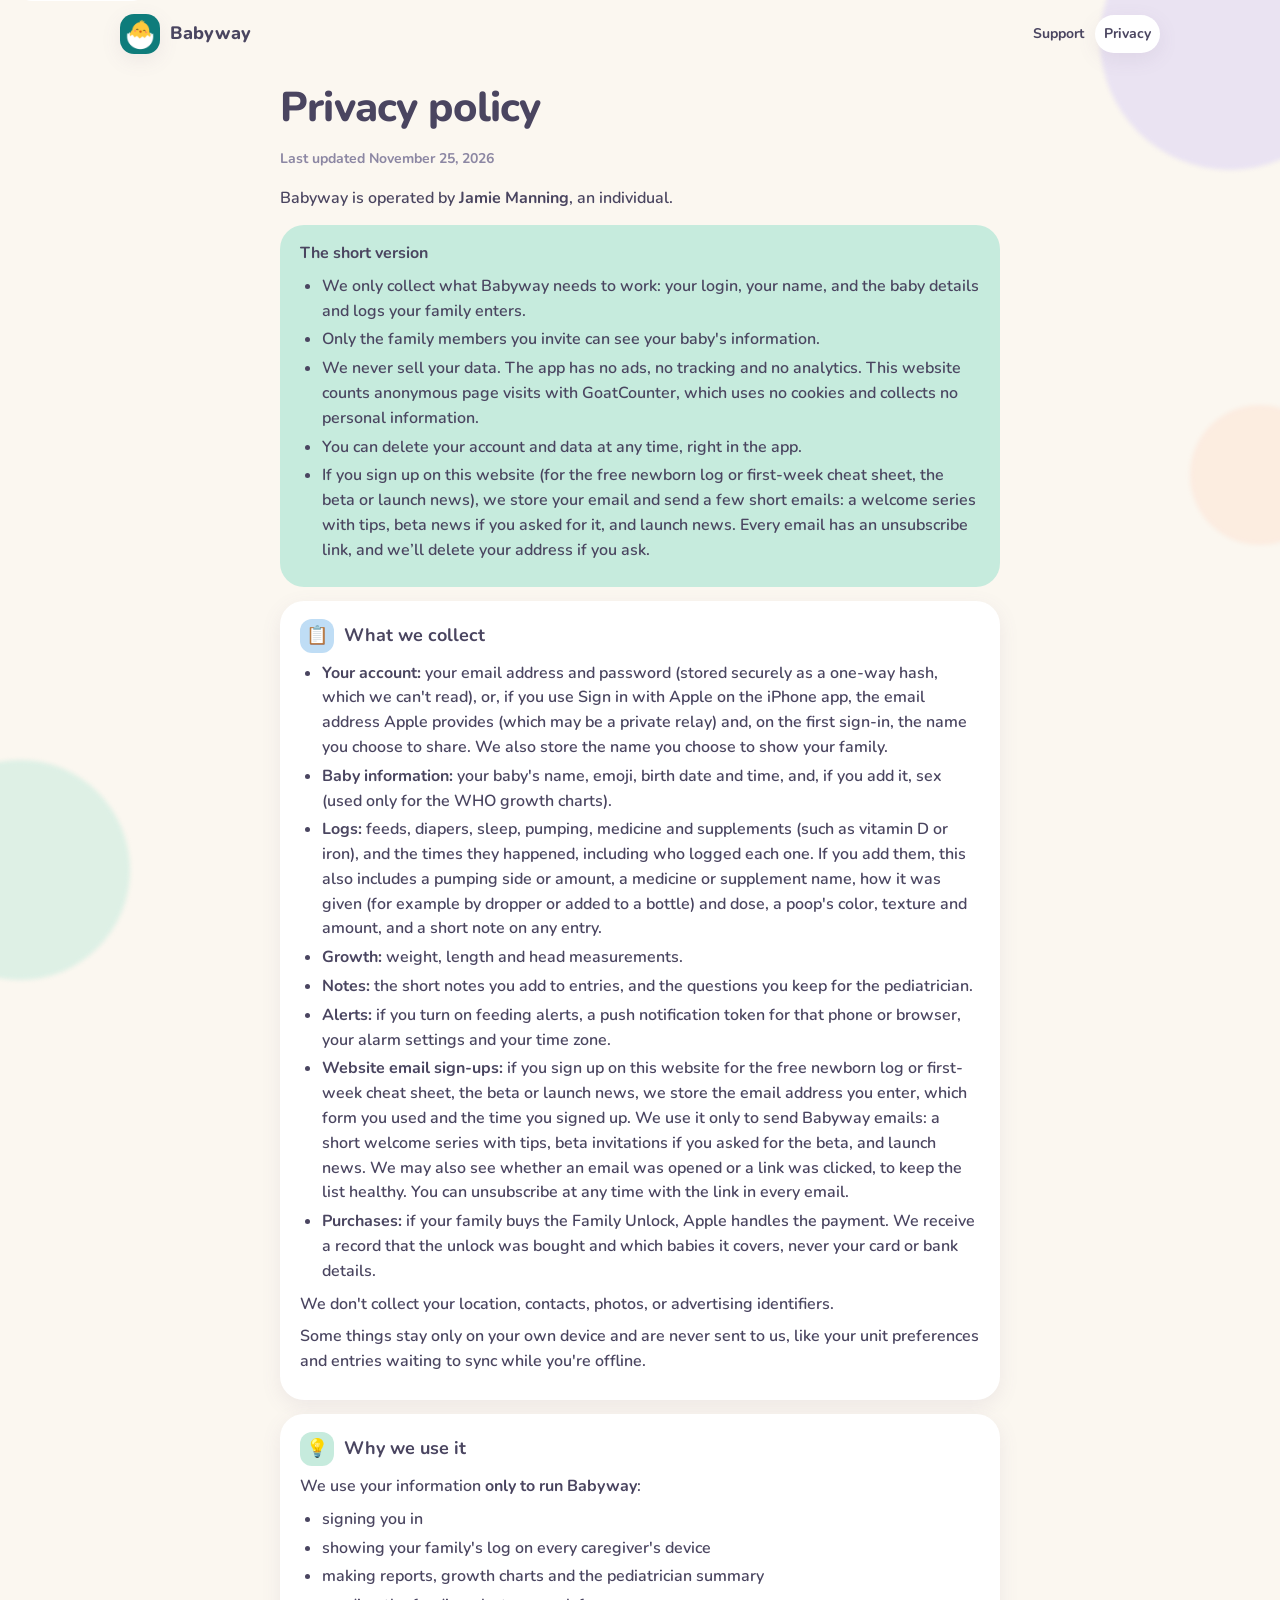
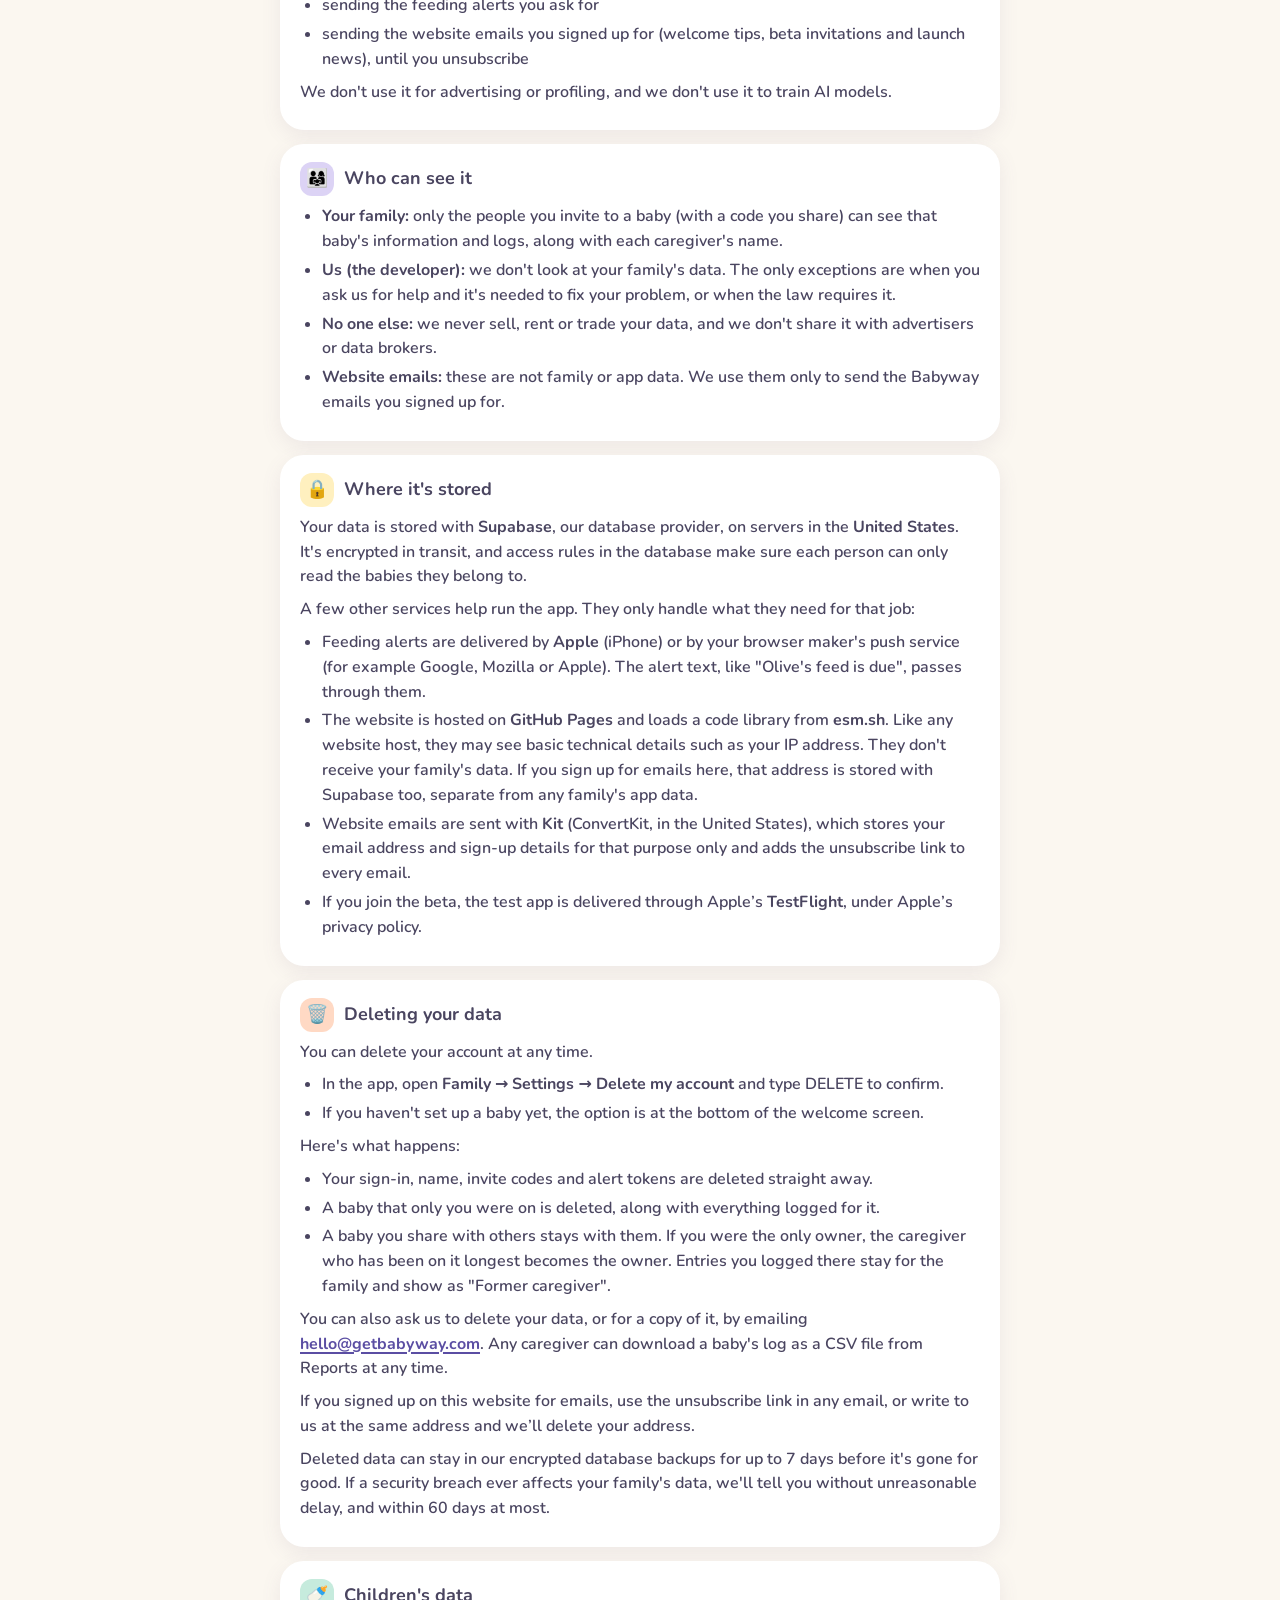
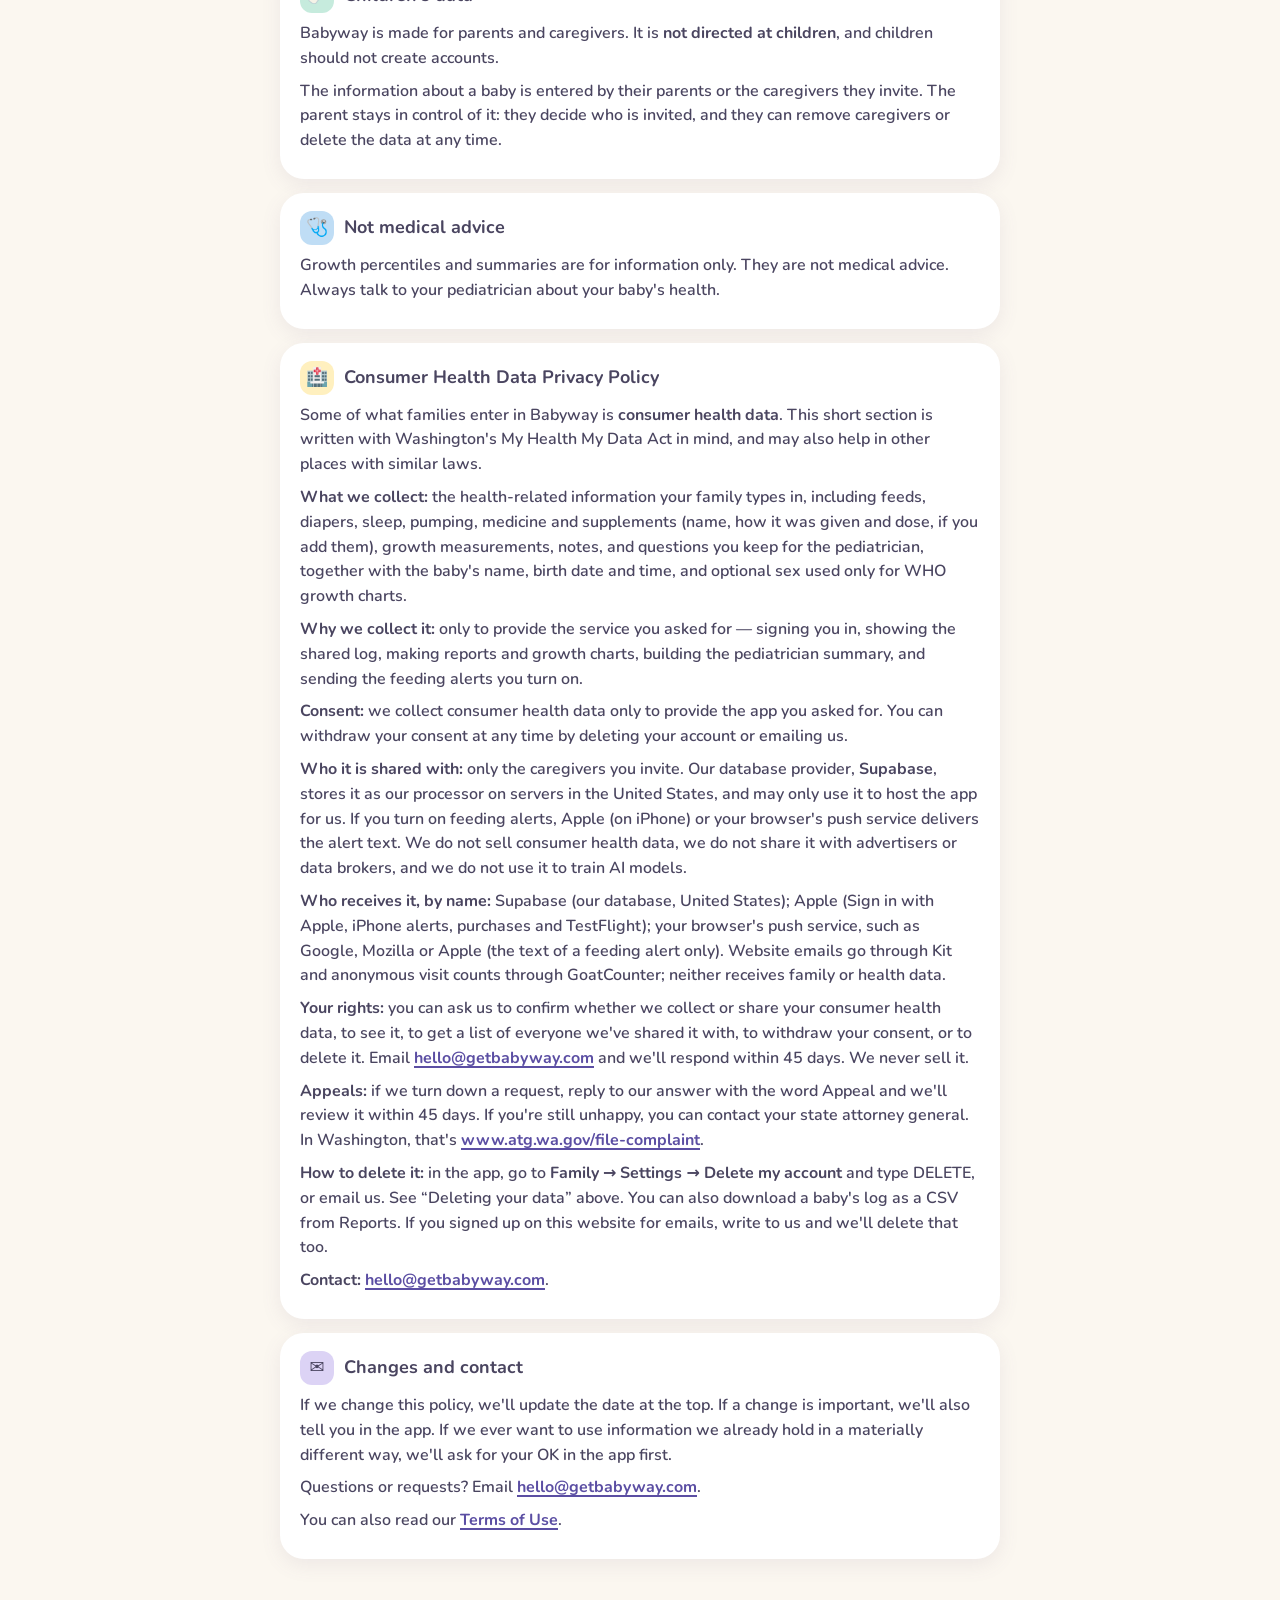
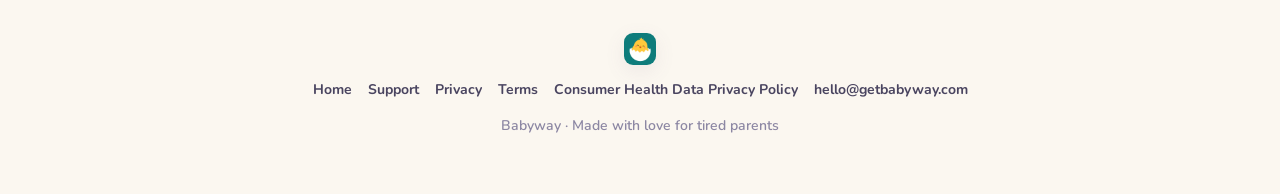
<file: privacy.html>
<!DOCTYPE html>
<html lang="en">
<head>
<meta charset="UTF-8">
<meta name="viewport" content="width=device-width, initial-scale=1, viewport-fit=cover">
<meta name="color-scheme" content="light only">
<meta name="theme-color" content="#FBF7F0">
<meta name="theme-color" content="#FBF7F0" media="(prefers-color-scheme: light)">
<meta name="theme-color" content="#FBF7F0" media="(prefers-color-scheme: dark)">
<title>Privacy policy · Babyway</title>
<meta name="description" content="Babyway privacy policy: we only collect what the app needs, only invited family members can see your baby's information, and you can delete your account at any time.">
<link rel="canonical" href="https://getbabyway.com/privacy.html">
<meta property="og:type" content="website">
<meta property="og:site_name" content="Babyway">
<meta property="og:title" content="Privacy policy · Babyway">
<meta property="og:description" content="We only collect what Babyway needs to work. Only invited family members can see your baby's information. You can delete your account at any time.">
<meta property="og:url" content="https://getbabyway.com/privacy.html">
<meta property="og:image" content="https://getbabyway.com/img/og-early-2027.png">
<meta property="og:image:width" content="1200">
<meta property="og:image:height" content="630">
<meta name="twitter:card" content="summary_large_image">
<meta name="twitter:title" content="Privacy policy · Babyway">
<meta name="twitter:image" content="https://getbabyway.com/img/og-early-2027.png">
<link rel="icon" href="favicon.ico" sizes="any">
<link rel="icon" href="icons/icon-192.png" type="image/png">
<link rel="apple-touch-icon" href="icons/apple-touch-icon.png">
<link rel="stylesheet" href="styles.css">
</head>
<body>
<div class="blob b1" aria-hidden="true"></div>
<div class="blob b2" aria-hidden="true"></div>
<div class="blob b3" aria-hidden="true"></div>
<a class="skip" href="#main">Skip to content</a>

<div class="wrap">
  <header class="site-header">
    <a class="brand" href="./">
      <img src="icons/icon-192.png" width="40" height="40" alt="">
      Babyway
    </a>
    <nav aria-label="Primary">
      <a href="support.html">Support</a>
      <a href="privacy.html" aria-current="page">Privacy</a>
    </nav>
  </header>

  <main id="main" class="policy">
    <header class="page-head">
      <h1>Privacy policy</h1>
      <p class="eff">Last updated November 25, 2026</p>
    </header>

    <p>Babyway is operated by <b>Jamie Manning</b>, an individual.</p>
    <div class="short">The short version
      <ul>
        <li>We only collect what Babyway needs to work: your login, your name, and the baby details and logs your family enters.</li>
        <li>Only the family members you invite can see your baby's information.</li>
        <li>We never sell your data. The app has no ads, no tracking and no analytics. This website counts anonymous page visits with GoatCounter, which uses no cookies and collects no personal information.</li>
        <li>You can delete your account and data at any time, right in the app.</li>
        <li>If you sign up on this website (for the free newborn log or first-week cheat sheet, the beta or launch news), we store your email and send a few short emails: a welcome series with tips, beta news if you asked for it, and launch news. Every email has an unsubscribe link, and we’ll delete your address if you ask.</li>
      </ul>
    </div>

    <div class="card"><h2><span class="b">📋</span>What we collect</h2>
      <ul>
        <li><b>Your account:</b> your email address and password (stored securely as a one-way hash, which we can't read), or, if you use Sign in with Apple on the iPhone app, the email address Apple provides (which may be a private relay) and, on the first sign-in, the name you choose to share. We also store the name you choose to show your family.</li>
        <li><b>Baby information:</b> your baby's name, emoji, birth date and time, and, if you add it, sex (used only for the WHO growth charts).</li>
        <li><b>Logs:</b> feeds, diapers, sleep, pumping, medicine and supplements (such as vitamin D or iron), and the times they happened, including who logged each one. If you add them, this also includes a pumping side or amount, a medicine or supplement name, how it was given (for example by dropper or added to a bottle) and dose, a poop's color, texture and amount, and a short note on any entry.</li>
        <li><b>Growth:</b> weight, length and head measurements.</li>
        <li><b>Notes:</b> the short notes you add to entries, and the questions you keep for the pediatrician.</li>
        <li><b>Alerts:</b> if you turn on feeding alerts, a push notification token for that phone or browser, your alarm settings and your time zone.</li>
        <li><b>Website email sign-ups:</b> if you sign up on this website for the free newborn log or first-week cheat sheet, the beta or launch news, we store the email address you enter, which form you used and the time you signed up. We use it only to send Babyway emails: a short welcome series with tips, beta invitations if you asked for the beta, and launch news. We may also see whether an email was opened or a link was clicked, to keep the list healthy. You can unsubscribe at any time with the link in every email.</li>
        <li><b>Purchases:</b> if your family buys the Family Unlock, Apple handles the payment. We receive a record that the unlock was bought and which babies it covers, never your card or bank details.</li>
      </ul>
      <p>We don't collect your location, contacts, photos, or advertising identifiers.</p>
      <p>Some things stay only on your own device and are never sent to us, like your unit preferences and entries waiting to sync while you're offline.</p>
    </div>

    <div class="card"><h2><span class="m">💡</span>Why we use it</h2>
      <p>We use your information <b>only to run Babyway</b>:</p>
      <ul>
        <li>signing you in</li>
        <li>showing your family's log on every caregiver's device</li>
        <li>making reports, growth charts and the pediatrician summary</li>
        <li>sending the feeding alerts you ask for</li>
        <li>sending the website emails you signed up for (welcome tips, beta invitations and launch news), until you unsubscribe</li>
      </ul>
      <p>We don't use it for advertising or profiling, and we don't use it to train AI models.</p>
    </div>

    <div class="card"><h2><span class="l">👨‍👩‍👧</span>Who can see it</h2>
      <ul>
        <li><b>Your family:</b> only the people you invite to a baby (with a code you share) can see that baby's information and logs, along with each caregiver's name.</li>
        <li><b>Us (the developer):</b> we don't look at your family's data. The only exceptions are when you ask us for help and it's needed to fix your problem, or when the law requires it.</li>
        <li><b>No one else:</b> we never sell, rent or trade your data, and we don't share it with advertisers or data brokers.</li>
        <li><b>Website emails:</b> these are not family or app data. We use them only to send the Babyway emails you signed up for.</li>
      </ul>
    </div>

    <div class="card"><h2><span class="y">🔒</span>Where it's stored</h2>
      <p>Your data is stored with <b>Supabase</b>, our database provider, on servers in the <b>United States</b>. It's encrypted in transit, and access rules in the database make sure each person can only read the babies they belong to.</p>
      <p>A few other services help run the app. They only handle what they need for that job:</p>
      <ul>
        <li>Feeding alerts are delivered by <b>Apple</b> (iPhone) or by your browser maker's push service (for example Google, Mozilla or Apple). The alert text, like "Olive's feed is due", passes through them.</li>
        <li>The website is hosted on <b>GitHub Pages</b> and loads a code library from <b>esm.sh</b>. Like any website host, they may see basic technical details such as your IP address. They don't receive your family's data. If you sign up for emails here, that address is stored with Supabase too, separate from any family's app data.</li>
        <li>Website emails are sent with <b>Kit</b> (ConvertKit, in the United States), which stores your email address and sign-up details for that purpose only and adds the unsubscribe link to every email.</li>
        <li>If you join the beta, the test app is delivered through Apple’s <b>TestFlight</b>, under Apple’s privacy policy.</li>
      </ul>
    </div>

    <div class="card"><h2><span class="p">🗑️</span>Deleting your data</h2>
      <p>You can delete your account at any time.</p>
      <ul>
        <li>In the app, open <b>Family → Settings → Delete my account</b> and type DELETE to confirm.</li>
        <li>If you haven't set up a baby yet, the option is at the bottom of the welcome screen.</li>
      </ul>
      <p>Here's what happens:</p>
      <ul>
        <li>Your sign-in, name, invite codes and alert tokens are deleted straight away.</li>
        <li>A baby that only you were on is deleted, along with everything logged for it.</li>
        <li>A baby you share with others stays with them. If you were the only owner, the caregiver who has been on it longest becomes the owner. Entries you logged there stay for the family and show as "Former caregiver".</li>
      </ul>
      <p>You can also ask us to delete your data, or for a copy of it, by emailing <a href="mailto:hello@getbabyway.com"><b>hello@getbabyway.com</b></a>. Any caregiver can download a baby's log as a CSV file from Reports at any time.</p>
      <p>If you signed up on this website for emails, use the unsubscribe link in any email, or write to us at the same address and we’ll delete your address.</p>
      <p>Deleted data can stay in our encrypted database backups for up to 7 days before it's gone for good. If a security breach ever affects your family's data, we'll tell you without unreasonable delay, and within 60 days at most.</p>
    </div>

    <div class="card"><h2><span class="m">🍼</span>Children's data</h2>
      <p>Babyway is made for parents and caregivers. It is <b>not directed at children</b>, and children should not create accounts.</p>
      <p>The information about a baby is entered by their parents or the caregivers they invite. The parent stays in control of it: they decide who is invited, and they can remove caregivers or delete the data at any time.</p>
    </div>

    <div class="card"><h2><span class="b">🩺</span>Not medical advice</h2>
      <p>Growth percentiles and summaries are for information only. They are not medical advice. Always talk to your pediatrician about your baby's health.</p>
    </div>


    <div class="card" id="consumer-health-data"><h2><span class="y">🏥</span>Consumer Health Data Privacy Policy</h2>
      <p>Some of what families enter in Babyway is <b>consumer health data</b>. This short section is written with Washington's My Health My Data Act in mind, and may also help in other places with similar laws.</p>
      <p><b>What we collect:</b> the health-related information your family types in, including feeds, diapers, sleep, pumping, medicine and supplements (name, how it was given and dose, if you add them), growth measurements, notes, and questions you keep for the pediatrician, together with the baby's name, birth date and time, and optional sex used only for WHO growth charts.</p>
      <p><b>Why we collect it:</b> only to provide the service you asked for — signing you in, showing the shared log, making reports and growth charts, building the pediatrician summary, and sending the feeding alerts you turn on.</p>
      <p><b>Consent:</b> we collect consumer health data only to provide the app you asked for. You can withdraw your consent at any time by deleting your account or emailing us.</p>
      <p><b>Who it is shared with:</b> only the caregivers you invite. Our database provider, <b>Supabase</b>, stores it as our processor on servers in the United States, and may only use it to host the app for us. If you turn on feeding alerts, Apple (on iPhone) or your browser's push service delivers the alert text. We do not sell consumer health data, we do not share it with advertisers or data brokers, and we do not use it to train AI models.</p>
      <p><b>Who receives it, by name:</b> Supabase (our database, United States); Apple (Sign in with Apple, iPhone alerts, purchases and TestFlight); your browser's push service, such as Google, Mozilla or Apple (the text of a feeding alert only). Website emails go through Kit and anonymous visit counts through GoatCounter; neither receives family or health data.</p>
      <p><b>Your rights:</b> you can ask us to confirm whether we collect or share your consumer health data, to see it, to get a list of everyone we've shared it with, to withdraw your consent, or to delete it. Email <a href="mailto:hello@getbabyway.com"><b>hello@getbabyway.com</b></a> and we'll respond within 45 days. We never sell it.</p>
      <p><b>Appeals:</b> if we turn down a request, reply to our answer with the word Appeal and we'll review it within 45 days. If you're still unhappy, you can contact your state attorney general. In Washington, that's <a href="https://www.atg.wa.gov/file-complaint">www.atg.wa.gov/file-complaint</a>.</p>
      <p><b>How to delete it:</b> in the app, go to <b>Family → Settings → Delete my account</b> and type DELETE, or email us. See “Deleting your data” above. You can also download a baby's log as a CSV from Reports. If you signed up on this website for emails, write to us and we'll delete that too.</p>
      <p><b>Contact:</b> <a href="mailto:hello@getbabyway.com"><b>hello@getbabyway.com</b></a>.</p>
    </div>

    <div class="card"><h2><span class="l">✉️</span>Changes and contact</h2>
      <p>If we change this policy, we'll update the date at the top. If a change is important, we'll also tell you in the app. If we ever want to use information we already hold in a materially different way, we'll ask for your OK in the app first.</p>
      <p>Questions or requests? Email <a href="mailto:hello@getbabyway.com"><b>hello@getbabyway.com</b></a>.</p>
      <p>You can also read our <a href="terms.html">Terms of Use</a>.</p>
    </div>
  </main>

  <footer class="site-footer">
    <nav aria-label="Footer">
      <a href="./">Home</a>
      <a href="support.html">Support</a>
      <a href="privacy.html">Privacy</a>
      <a href="terms.html">Terms</a>
      <a href="privacy.html#consumer-health-data">Consumer Health Data Privacy Policy</a>
      <a href="mailto:hello@getbabyway.com">hello@getbabyway.com</a>
    </nav>
    <p>Babyway · Made with love for tired parents</p>
  </footer>
</div>
<script data-goatcounter="https://littledays.goatcounter.com/count" async src="//gc.zgo.at/count.js"></script>
</body>
</html>
</file>
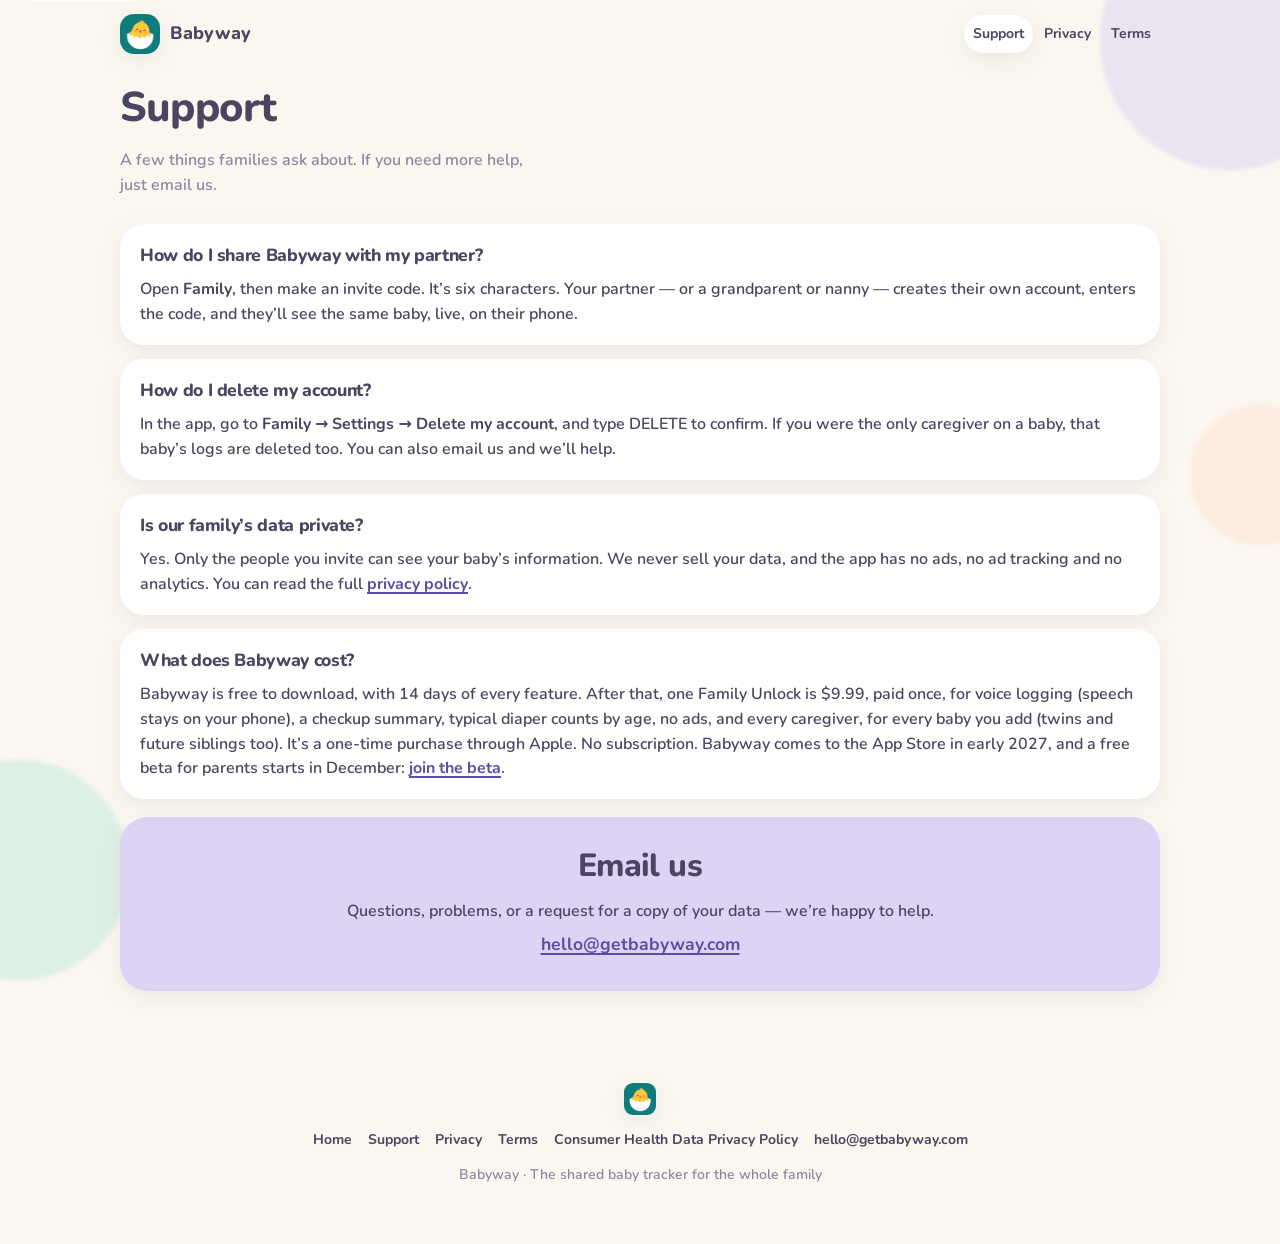
<file: support.html>
<!DOCTYPE html>
<html lang="en">
<head>
<meta charset="UTF-8">
<meta name="viewport" content="width=device-width, initial-scale=1, viewport-fit=cover">
<meta name="color-scheme" content="light only">
<meta name="theme-color" content="#FBF7F0">
<meta name="theme-color" content="#FBF7F0" media="(prefers-color-scheme: light)">
<meta name="theme-color" content="#FBF7F0" media="(prefers-color-scheme: dark)">
<title>Support · Babyway</title>
<meta name="description" content="Help for Babyway: how to share a baby with a partner, how to delete your account, and how we keep your family's data private. Email hello@getbabyway.com.">
<link rel="canonical" href="https://getbabyway.com/support.html">
<meta property="og:type" content="website">
<meta property="og:site_name" content="Babyway">
<meta property="og:title" content="Support · Babyway">
<meta property="og:description" content="How to share Babyway with a partner, delete your account, and keep your family's data private.">
<meta property="og:url" content="https://getbabyway.com/support.html">
<meta property="og:image" content="https://getbabyway.com/img/og-early-2027.png">
<meta property="og:image:width" content="1200">
<meta property="og:image:height" content="630">
<meta property="og:image:alt" content="Babyway — a simple, shared baby tracker for the whole family.">
<meta name="twitter:card" content="summary_large_image">
<meta name="twitter:title" content="Support · Babyway">
<meta name="twitter:description" content="How to share Babyway with a partner, delete your account, and keep your family's data private.">
<meta name="twitter:image" content="https://getbabyway.com/img/og-early-2027.png">
<link rel="icon" href="favicon.ico" sizes="any">
<link rel="icon" href="icons/icon-192.png" type="image/png">
<link rel="apple-touch-icon" href="icons/apple-touch-icon.png">
<link rel="stylesheet" href="styles.css">
</head>
<body>
<div class="blob b1" aria-hidden="true"></div>
<div class="blob b2" aria-hidden="true"></div>
<div class="blob b3" aria-hidden="true"></div>
<a class="skip" href="#main">Skip to content</a>

<div class="wrap">
  <header class="site-header">
    <a class="brand" href="./">
      <img src="icons/icon-192.png" width="40" height="40" alt="">
      Babyway
    </a>
    <nav aria-label="Primary">
      <a href="support.html" aria-current="page">Support</a>
      <a href="privacy.html">Privacy</a>
      <a href="terms.html">Terms</a>
    </nav>
  </header>

  <main id="main">
    <header class="page-head">
      <h1>Support</h1>
      <p>A few things families ask about. If you need more help, just email us.</p>
    </header>

    <section class="section faq-section" aria-labelledby="faq-title">
      <h2 id="faq-title" class="sr-only">Questions</h2>
      <div class="faq">
        <article class="faq-item">
          <h2>How do I share Babyway with my partner?</h2>
          <p>Open <b>Family</b>, then make an invite code. It’s six characters. Your partner — or a grandparent or nanny — creates their own account, enters the code, and they’ll see the same baby, live, on their phone.</p>
        </article>
        <article class="faq-item">
          <h2>How do I delete my account?</h2>
          <p>In the app, go to <b>Family → Settings → Delete my account</b>, and type DELETE to confirm. If you were the only caregiver on a baby, that baby’s logs are deleted too. You can also email us and we’ll help.</p>
        </article>
        <article class="faq-item">
          <h2>Is our family’s data private?</h2>
          <p>Yes. Only the people you invite can see your baby’s information. We never sell your data, and the app has no ads, no ad tracking and no analytics. You can read the full <a href="privacy.html">privacy policy</a>.</p>
        </article>
        <article class="faq-item">
          <h2>What does Babyway cost?</h2>
          <p>Babyway is free to download, with 14 days of every feature. After that, one Family Unlock is $9.99, paid once, for voice logging (speech stays on your phone), a checkup summary, typical diaper counts by age, no ads, and every caregiver, for every baby you add (twins and future siblings too). It’s a one-time purchase through Apple. No subscription. Babyway comes to the App Store in early 2027, and a free beta for parents starts in December: <a href="./#beta">join the beta</a>.</p>
        </article>
      </div>

      <div class="contact-card">
        <h2>Email us</h2>
        <p>Questions, problems, or a request for a copy of your data — we’re happy to help.</p>
        <p><a href="mailto:hello@getbabyway.com">hello@getbabyway.com</a></p>
      </div>
    </section>
  </main>

  <footer class="site-footer">
    <nav aria-label="Footer">
      <a href="./">Home</a>
      <a href="support.html">Support</a>
      <a href="privacy.html">Privacy</a>
      <a href="terms.html">Terms</a>
      <a href="privacy.html#consumer-health-data">Consumer Health Data Privacy Policy</a>
      <a href="mailto:hello@getbabyway.com">hello@getbabyway.com</a>
    </nav>
    <p>Babyway · The shared baby tracker for the whole family</p>
  </footer>
</div>
<script data-goatcounter="https://littledays.goatcounter.com/count" async src="//gc.zgo.at/count.js"></script>
</body>
</html>
</file>
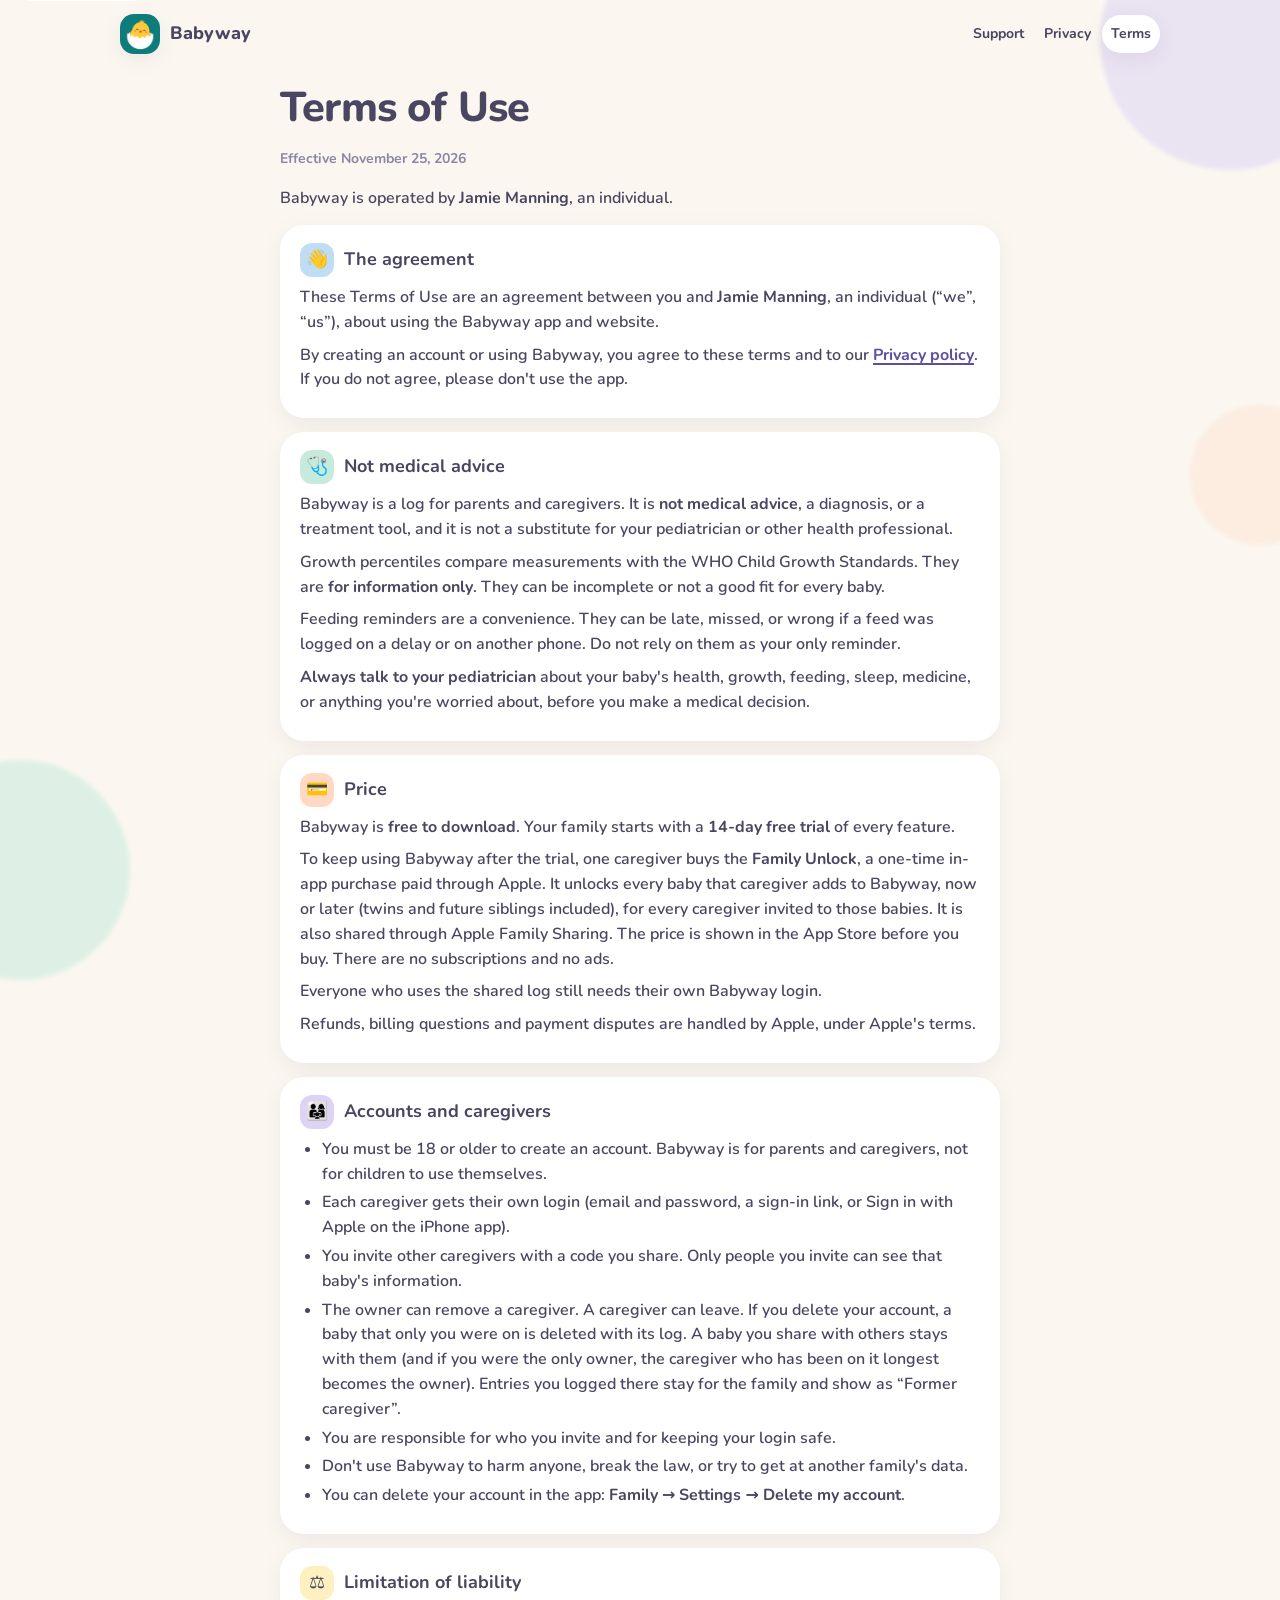
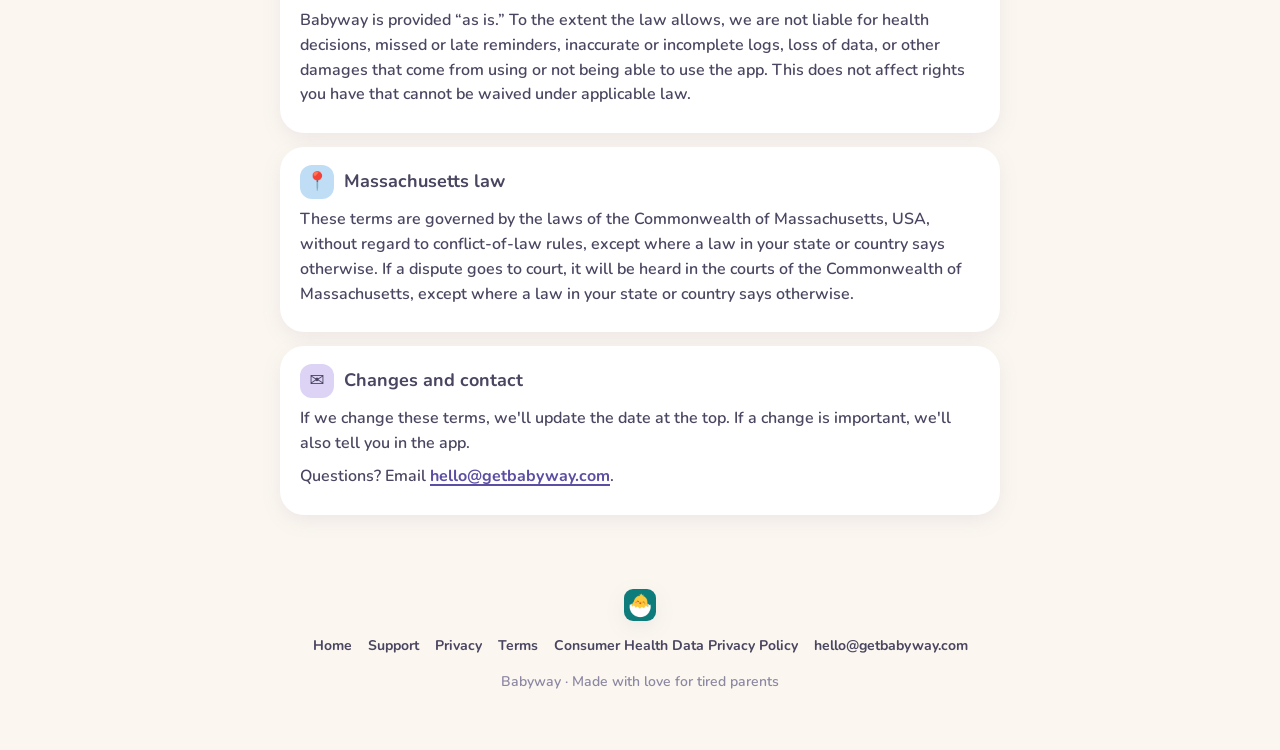
<file: terms.html>
<!DOCTYPE html>
<html lang="en">
<head>
<meta charset="UTF-8">
<meta name="viewport" content="width=device-width, initial-scale=1, viewport-fit=cover">
<meta name="color-scheme" content="light only">
<meta name="theme-color" content="#FBF7F0">
<meta name="theme-color" content="#FBF7F0" media="(prefers-color-scheme: light)">
<meta name="theme-color" content="#FBF7F0" media="(prefers-color-scheme: dark)">
<title>Terms of Use · Babyway</title>
<meta name="description" content="Babyway Terms of Use: the app is not medical advice, it's free to try, then a one-time Family Unlock through Apple covers every caregiver, and each caregiver has their own login.">
<link rel="canonical" href="https://getbabyway.com/terms.html">
<meta property="og:type" content="website">
<meta property="og:site_name" content="Babyway">
<meta property="og:title" content="Terms of Use · Babyway">
<meta property="og:description" content="Terms for Babyway: not medical advice, a free trial then one Family Unlock through Apple, and rules for accounts and caregivers.">
<meta property="og:url" content="https://getbabyway.com/terms.html">
<meta property="og:image" content="https://getbabyway.com/img/og-early-2027.png">
<meta property="og:image:width" content="1200">
<meta property="og:image:height" content="630">
<meta name="twitter:card" content="summary_large_image">
<meta name="twitter:title" content="Terms of Use · Babyway">
<meta name="twitter:image" content="https://getbabyway.com/img/og-early-2027.png">
<link rel="icon" href="favicon.ico" sizes="any">
<link rel="icon" href="icons/icon-192.png" type="image/png">
<link rel="apple-touch-icon" href="icons/apple-touch-icon.png">
<link rel="stylesheet" href="styles.css">
</head>
<body>
<div class="blob b1" aria-hidden="true"></div>
<div class="blob b2" aria-hidden="true"></div>
<div class="blob b3" aria-hidden="true"></div>
<a class="skip" href="#main">Skip to content</a>

<div class="wrap">
  <header class="site-header">
    <a class="brand" href="./">
      <img src="icons/icon-192.png" width="40" height="40" alt="">
      Babyway
    </a>
    <nav aria-label="Primary">
      <a href="support.html">Support</a>
      <a href="privacy.html">Privacy</a>
      <a href="terms.html" aria-current="page">Terms</a>
    </nav>
  </header>

  <main id="main" class="policy">
    <header class="page-head">
      <h1>Terms of Use</h1>
      <p class="eff">Effective November 25, 2026</p>
    </header>

    <p>Babyway is operated by <b>Jamie Manning</b>, an individual.</p>
    <div class="card"><h2><span class="b">👋</span>The agreement</h2>
      <p>These Terms of Use are an agreement between you and <b>Jamie Manning</b>, an individual (“we”, “us”), about using the Babyway app and website.</p>
      <p>By creating an account or using Babyway, you agree to these terms and to our <a href="privacy.html">Privacy policy</a>. If you do not agree, please don't use the app.</p>
    </div>

    <div class="card"><h2><span class="m">🩺</span>Not medical advice</h2>
      <p>Babyway is a log for parents and caregivers. It is <b>not medical advice</b>, a diagnosis, or a treatment tool, and it is not a substitute for your pediatrician or other health professional.</p>
      <p>Growth percentiles compare measurements with the WHO Child Growth Standards. They are <b>for information only</b>. They can be incomplete or not a good fit for every baby.</p>
      <p>Feeding reminders are a convenience. They can be late, missed, or wrong if a feed was logged on a delay or on another phone. Do not rely on them as your only reminder.</p>
      <p><b>Always talk to your pediatrician</b> about your baby's health, growth, feeding, sleep, medicine, or anything you're worried about, before you make a medical decision.</p>
    </div>

    <div class="card"><h2><span class="p">💳</span>Price</h2>
      <p>Babyway is <b>free to download</b>. Your family starts with a <b>14-day free trial</b> of every feature.</p>
      <p>To keep using Babyway after the trial, one caregiver buys the <b>Family Unlock</b>, a one-time in-app purchase paid through Apple. It unlocks every baby that caregiver adds to Babyway, now or later (twins and future siblings included), for every caregiver invited to those babies. It is also shared through Apple Family Sharing. The price is shown in the App Store before you buy. There are no subscriptions and no ads.</p>
      <p>Everyone who uses the shared log still needs their own Babyway login.</p>
      <p>Refunds, billing questions and payment disputes are handled by Apple, under Apple's terms.</p>
    </div>

    <div class="card"><h2><span class="l">👨‍👩‍👧</span>Accounts and caregivers</h2>
      <ul>
        <li>You must be 18 or older to create an account. Babyway is for parents and caregivers, not for children to use themselves.</li>
        <li>Each caregiver gets their own login (email and password, a sign-in link, or Sign in with Apple on the iPhone app).</li>
        <li>You invite other caregivers with a code you share. Only people you invite can see that baby's information.</li>
        <li>The owner can remove a caregiver. A caregiver can leave. If you delete your account, a baby that only you were on is deleted with its log. A baby you share with others stays with them (and if you were the only owner, the caregiver who has been on it longest becomes the owner). Entries you logged there stay for the family and show as “Former caregiver”.</li>
        <li>You are responsible for who you invite and for keeping your login safe.</li>
        <li>Don't use Babyway to harm anyone, break the law, or try to get at another family's data.</li>
        <li>You can delete your account in the app: <b>Family → Settings → Delete my account</b>.</li>
      </ul>
    </div>

    <div class="card"><h2><span class="y">⚖️</span>Limitation of liability</h2>
      <p>Babyway is provided “as is.” To the extent the law allows, we are not liable for health decisions, missed or late reminders, inaccurate or incomplete logs, loss of data, or other damages that come from using or not being able to use the app. This does not affect rights you have that cannot be waived under applicable law.</p>
    </div>

    <div class="card"><h2><span class="b">📍</span>Massachusetts law</h2>
      <p>These terms are governed by the laws of the Commonwealth of Massachusetts, USA, without regard to conflict-of-law rules, except where a law in your state or country says otherwise. If a dispute goes to court, it will be heard in the courts of the Commonwealth of Massachusetts, except where a law in your state or country says otherwise.</p>
    </div>

    <div class="card"><h2><span class="l">✉️</span>Changes and contact</h2>
      <p>If we change these terms, we'll update the date at the top. If a change is important, we'll also tell you in the app.</p>
      <p>Questions? Email <a href="mailto:hello@getbabyway.com"><b>hello@getbabyway.com</b></a>.</p>
    </div>
  </main>

  <footer class="site-footer">
    <nav aria-label="Footer">
      <a href="./">Home</a>
      <a href="support.html">Support</a>
      <a href="privacy.html">Privacy</a>
      <a href="terms.html">Terms</a>
      <a href="privacy.html#consumer-health-data">Consumer Health Data Privacy Policy</a>
      <a href="mailto:hello@getbabyway.com">hello@getbabyway.com</a>
    </nav>
    <p>Babyway · Made with love for tired parents</p>
  </footer>
</div>
<script data-goatcounter="https://littledays.goatcounter.com/count" async src="//gc.zgo.at/count.js"></script>
</body>
</html>
</file>
<file: styles.css>
/* Babyway marketing site — same palette and type stack as the app */
:root{
  --bg:#FBF7F0; --card:#FFFFFF; --ink:#4A4560; --soft:#8C87A3; --line:#EFE8DD;
  --blue:#BFDDF5; --blue-d:#6FA8D6; --mint:#C6EBDD; --mint-d:#5FB394;
  --peach:#FFD9C4; --peach-d:#E8946B; --lav:#DCD3F5; --lav-d:#9483CF;
  --yellow:#FFF0BF; --shadow:0 6px 20px rgba(120,100,140,.10); --r:24px;
  /* link color is a darker lavender so body text meets contrast on --bg */
  --link:#5B4EA3;
  --max:1080px;
  --teal:#0E7C7B;
  --teal-ink:#0A5F5E;
  --teal-soft:#E7F3F2;
  --cream-warm:#F6EFE3;
  --chick:#FFC93C;
  color-scheme:light;
}
html{color-scheme:light;background:var(--bg)}

@font-face{
  font-family:"Nunito";
  src:url("fonts/nunito-latin.woff2") format("woff2"),
      url("fonts/nunito-latin.woff") format("woff");
  font-weight:200 1000;
  font-style:normal;
  font-display:swap;
}

*{box-sizing:border-box}
html:focus-within{scroll-behavior:smooth}
html,body{
  margin:0;
  background:var(--bg);
  color:var(--ink);
  font-family:"Nunito","Quicksand","Avenir Next","Segoe UI",system-ui,-apple-system,sans-serif;
  line-height:1.55;
}
img{max-width:100%;height:auto;border:0;display:block}
a{color:var(--link);font-weight:700;text-decoration-thickness:1.5px;text-underline-offset:3px}
a:hover{text-decoration-thickness:2px}
:focus-visible{outline:3px solid var(--lav-d);outline-offset:3px;border-radius:8px}
.skip{
  position:absolute;left:12px;top:-40px;
  background:var(--card);color:var(--ink);
  padding:8px 14px;border-radius:999px;z-index:20;
}
.skip:focus{top:12px}

/* soft background shapes, like the app */
.blob{position:fixed;border-radius:50%;filter:blur(2px);opacity:.55;z-index:0;pointer-events:none}
.b1{width:260px;height:260px;background:var(--lav);top:-90px;right:-80px}
.b2{width:220px;height:220px;background:var(--mint);bottom:-80px;left:-90px}
.b3{width:140px;height:140px;background:var(--peach);top:45%;right:-50px;opacity:.35}

.wrap{
  max-width:var(--max);margin:0 auto;position:relative;z-index:1;
  padding-left:calc(20px + env(safe-area-inset-left, 0px));
  padding-right:calc(20px + env(safe-area-inset-right, 0px));
}

.site-header{
  display:flex;align-items:center;gap:16px;
  padding:14px 0 10px;
}
.brand{
  display:flex;align-items:center;gap:10px;
  color:var(--ink);text-decoration:none;font-weight:800;font-size:18px;
  white-space:nowrap;flex:none;
}
.brand img{
  width:40px;height:40px;border-radius:14px;
  box-shadow:var(--shadow);
}
.site-header nav{margin-left:auto;display:flex;gap:2px;flex-wrap:nowrap}
.site-header nav a{
  color:var(--ink);text-decoration:none;font-weight:700;font-size:14px;
  padding:8px 9px;border-radius:999px;white-space:nowrap;
}
.site-header nav a:hover,
.site-header nav a[aria-current="page"]{background:var(--card);box-shadow:var(--shadow)}
@media (max-width:640px){
  .site-header{flex-wrap:wrap;row-gap:2px}
  .site-header nav{margin-left:0;width:100%;flex-wrap:wrap;justify-content:flex-start}
  .site-header nav a{padding:6px 12px 6px 0}
}

/* Full-width section bands */
.band{
  position:relative;
  padding:56px 0;
  z-index:1;
}
.band-hero{padding:12px 0 48px}
.band-teal{background:var(--teal-soft)}
.band-cream{background:var(--bg)}
.band-warm{background:var(--cream-warm)}
.band h2{
  font-size:clamp(1.5rem, 3vw, 2rem);
  font-weight:800;letter-spacing:-.02em;
  margin:0 0 8px;
}
.band .intro{color:var(--soft);font-weight:600;margin:0 0 22px;max-width:46ch}

/* Chick sitting on the seam between sections */
.chick-mark{
  position:absolute;top:0;left:50%;
  transform:translate(-50%,-50%);
  width:40px;height:40px;
  z-index:2;
  pointer-events:none;
}
.chick-mark img{
  width:36px;height:36px;border-radius:10px;
  box-shadow:0 4px 14px rgba(14,124,123,.22);
  margin:2px auto;
}

.lockup{
  display:flex;align-items:center;gap:16px;
  margin:0 0 22px;
}
.lockup-icon{
  width:88px;height:88px;flex:none;
  border-radius:20px;
  box-shadow:0 10px 28px rgba(14,124,123,.28), 0 0 0 1px rgba(14,124,123,.08);
  background:#0E7C7B;
}
.lockup-text{display:flex;flex-direction:column;align-items:flex-start;gap:8px;min-width:0}
.lockup-name{
  margin:0;font-size:clamp(1.7rem, 5vw, 2.15rem);
  font-weight:800;letter-spacing:-.03em;line-height:1.05;
}
.coming-pill{
  display:inline-block;margin:0;
  background:var(--teal-soft);color:var(--teal-ink);
  font-weight:800;font-size:12px;letter-spacing:.02em;
  padding:5px 12px;border-radius:999px;
  border:1.5px solid rgba(14,124,123,.22);
}

.hero{
  display:grid;gap:28px;align-items:center;
}
.hero h1{
  font-size:clamp(2.05rem, 6.2vw, 3.35rem);
  line-height:1.08;font-weight:800;letter-spacing:-.03em;
  margin:0 0 12px;
}
.lede{font-size:1.12rem;color:var(--ink);margin:0 0 14px;max-width:32ch;font-weight:600}
.hero-actions{display:flex;flex-wrap:wrap;align-items:center;gap:16px}

/* Legacy store-badge styles kept so older markup would still work, but the
   official-style App Store badge is no longer used (the app is not live yet). */
.store{
  display:inline-flex;flex-direction:column;align-items:flex-start;gap:6px;
  margin:0;
}
.soon{
  display:inline-block;
  background:var(--yellow);color:var(--ink);
  font-weight:800;font-size:12px;letter-spacing:.04em;text-transform:uppercase;
  padding:4px 10px;border-radius:999px;
}
.store-badge{
  display:inline-flex;align-items:center;gap:10px;
  background:#1C1C1C;color:#fff;
  border-radius:12px;padding:8px 16px 8px 14px;
  font-weight:700;line-height:1.05;
  box-shadow:var(--shadow);
  opacity:.88;
}
.store-badge svg{width:22px;height:22px;flex:none;fill:currentColor}
.store-badge small{display:block;font-size:10px;font-weight:600;letter-spacing:.02em;opacity:.85}
.store-badge strong{display:block;font-size:18px;font-weight:800;letter-spacing:-.02em}
.price-hint{font-size:15px;color:var(--soft);font-weight:700;margin:0}
.price-hint b{color:var(--ink);font-weight:800}

/* CSS iPhone frame around a real app screenshot */
.iphone{
  position:relative;
  width:min(280px, 78vw);
  margin:0 auto;
  background:#1A1A1C;
  border-radius:48px;
  padding:12px;
  box-shadow:
    inset 0 1px 1px rgba(255,255,255,.18),
    0 0 0 1px #0B0B0D,
    0 18px 50px rgba(30,27,42,.28);
}
.iphone-screen{
  position:relative;
  border-radius:36px;
  overflow:hidden;
  background:#FBF7F0;
  aspect-ratio:800 / 1738;
}
.iphone-screen img,
.iphone-screen video{
  position:absolute;
  inset:0;
  width:100%;height:100%;
  object-fit:cover;object-position:top center;
  display:block;
  border:0;
}
.iphone-screen video{background:#FBF7F0;object-fit:contain}
/* display:block above would otherwise override the hidden attribute, leaving
   the still image on top and the playing video clipped below it. */
.iphone-screen [hidden]{display:none !important}
.iphone-island{
  position:absolute;
  top:20px;left:50%;transform:translateX(-50%);
  width:30%;height:22px;
  background:#0A0A0C;
  border-radius:999px;
  z-index:2;
  pointer-events:none;
}
.iphone-btn{
  position:absolute;background:#2A2A2E;pointer-events:none;
}
.iphone-silent{left:-3px;top:92px;width:3px;height:26px;border-radius:2px 0 0 2px}
.iphone-vol-up{left:-3px;top:132px;width:3px;height:42px;border-radius:2px 0 0 2px}
.iphone-vol-down{left:-3px;top:182px;width:3px;height:42px;border-radius:2px 0 0 2px}
.iphone-power{right:-3px;top:150px;width:3px;height:64px;border-radius:0 2px 2px 0}

/* Older rounded device frame, still used if needed */
.device{
  width:min(300px, 82vw);
  margin:0 auto;
  background:var(--card);
  border-radius:36px;
  padding:10px;
  box-shadow:var(--shadow), 0 0 0 3px var(--line);
  overflow:hidden;
}
.device img,.device video{
  width:100%;height:auto;max-width:100%;
  border-radius:26px;display:block;background:var(--bg);
}
.device video{aspect-ratio:780 / 1510;object-fit:contain;vertical-align:top}

.demo-toggle{
  display:inline-block;margin:10px 2px 0;padding:6px 12px;
  border:none;border-radius:999px;background:var(--card);color:var(--ink);
  font:inherit;font-weight:800;font-size:13px;box-shadow:var(--shadow);cursor:pointer;
}
.demo-note{margin:6px 2px 0;font-size:13px;font-weight:700;color:var(--soft)}

.section{padding:10px 0 56px}
.section h2{
  font-size:clamp(1.5rem, 3vw, 2rem);
  font-weight:800;letter-spacing:-.02em;
  margin:0 0 8px;
}
.section .intro{color:var(--soft);font-weight:600;margin:0 0 22px;max-width:46ch}

.features{
  display:grid;gap:16px;
  grid-template-columns:1fr;
}
.feature{
  background:var(--card);border-radius:var(--r);
  padding:20px 20px 18px;box-shadow:var(--shadow);
}
.feature .icon{
  width:42px;height:42px;border-radius:14px;
  display:grid;place-items:center;font-size:22px;
  margin-bottom:10px;
}
.feature h3{font-size:1.05rem;margin:0 0 6px;font-weight:800}
.feature p{margin:0;font-size:.98rem;font-weight:600}
.coming-note{
  margin:18px 0 0;
  max-width:62ch;
  font-size:.95rem;
  font-weight:600;
  color:var(--soft);
  line-height:1.45;
}
.i-peach{background:var(--peach)}
.i-mint{background:var(--mint)}
.i-blue{background:var(--blue)}
.i-lav{background:var(--lav)}
.i-yellow{background:var(--yellow)}

.shots{
  display:flex;gap:16px;align-items:flex-start;
  overflow-x:auto;
  scroll-snap-type:x mandatory;
  padding:4px 2px 18px;
  margin:0 -20px;
  padding-left:20px;padding-right:20px;
  -webkit-overflow-scrolling:touch;
}
.shots::-webkit-scrollbar{height:6px}
.shots::-webkit-scrollbar-thumb{background:var(--lav);border-radius:999px}
figure{margin:0}
.shot{
  flex:0 0 min(280px, 78vw);
  scroll-snap-align:start;
  background:var(--card);border-radius:28px;padding:14px 14px 16px;
  box-shadow:var(--shadow);
}
.shot img{
  width:100%;border-radius:20px;
  background:var(--bg);
}
.shot figcaption{
  margin-top:12px;text-align:center;
  font-weight:700;font-size:15px;padding:0 6px;
}

.pricing{
  background:var(--mint);
  border-radius:28px;
  padding:28px 24px;
  box-shadow:var(--shadow);
  text-align:center;
}
.pricing h2{margin-bottom:6px}
.pricing .amount{
  font-size:clamp(2.6rem, 8vw, 4rem);
  font-weight:800;letter-spacing:-.04em;line-height:1;
  margin:8px 0 4px;
}
.pricing .once{font-size:1.15rem;font-weight:800;margin:0 0 12px}
.pricing .amount,.pricing .once,.pricing p{display:block;margin-left:auto;margin-right:auto;text-align:center}
.pricing p{margin:0 auto;max-width:40ch;font-weight:600}
.pricing ul{
  list-style:none;padding:0;margin:16px 0 0;
  display:flex;flex-wrap:wrap;justify-content:center;gap:8px;
}
.pricing li{
  background:var(--card);
  border-radius:999px;padding:6px 14px;
  font-weight:800;font-size:14px;
  box-shadow:var(--shadow);
}

.launch-form{
  margin:18px auto 0;
  max-width:26rem;
  text-align:left;
}
.launch-form-hero{margin:0;max-width:28rem}
.launch-heading{
  font-size:1.05rem;font-weight:800;
  margin:0 0 10px;color:var(--ink);
}
.launch-row{display:flex;flex-wrap:wrap;gap:8px}
.launch-form input[type="email"]{
  flex:1 1 12rem;min-width:0;
  font:inherit;font-weight:700;color:var(--ink);
  background:var(--card);
  border:1.5px solid var(--line);
  border-radius:999px;
  padding:12px 16px;
  box-shadow:var(--shadow);
}
.launch-form input[type="email"]::placeholder{color:var(--soft);font-weight:600}
.launch-form input[type="email"].is-invalid{
  border-color:#C97878;
  outline:2px solid rgba(201,120,120,.35);
  outline-offset:1px;
}
.launch-form button[type="submit"]{
  display:inline-flex;align-items:center;justify-content:center;gap:8px;
  font:inherit;font-weight:800;
  color:#fff;background:var(--teal-ink);
  border:none;border-radius:999px;
  padding:12px 18px;
  cursor:pointer;
  box-shadow:var(--shadow);
  white-space:nowrap;
}
.launch-form button[type="submit"] img{
  width:20px;height:20px;border-radius:6px;flex:none;
}
.launch-form button[type="submit"]:hover{filter:brightness(1.08)}
.launch-form button[type="submit"]:disabled{opacity:.7;cursor:default;filter:none}
.launch-note,.launch-status{
  margin:8px 0 0;
  font-size:13px;font-weight:700;color:var(--soft);
}
.launch-status.is-ok{color:var(--ink);font-size:15px}
.launch-status.is-error{color:#9B3D3D}
.launch-form.is-done .launch-heading{margin-bottom:4px}


.faq{display:grid;gap:14px}
.faq-item{
  background:var(--card);border-radius:var(--r);
  padding:18px 20px;box-shadow:var(--shadow);
}
.faq-item h2{font-size:1.1rem;margin:0 0 8px}
.faq-item p{margin:0;font-weight:600}
.contact-card{
  background:var(--lav);
  border-radius:28px;
  padding:24px 22px;
  box-shadow:var(--shadow);
  margin-top:18px;
  text-align:center;
}
.contact-card h2{margin:0 0 8px}
.contact-card p{margin:0 0 8px;font-weight:600}
.contact-card a{font-size:1.1rem;word-break:break-word}

.page-head{padding:12px 0 8px}
.page-head h1{
  font-size:clamp(2rem, 5vw, 2.6rem);
  font-weight:800;letter-spacing:-.02em;margin:0 0 8px;
}
.page-head p{margin:0;font-weight:600;color:var(--soft);max-width:42ch}

.site-footer{
  padding:36px 0 44px;
  color:var(--soft);font-size:14px;font-weight:600;
  text-align:center;
}
.site-footer::before{
  content:"";
  display:block;
  width:32px;height:32px;
  margin:0 auto 14px;
  background:url("icons/icon-192.png") center/cover no-repeat;
  border-radius:9px;
  box-shadow:var(--shadow);
}
.site-footer nav{display:flex;justify-content:center;gap:16px;flex-wrap:wrap;margin-bottom:8px}
.site-footer a{color:var(--ink);text-decoration:none}
.site-footer a:hover{text-decoration:underline}
.site-footer .foot-note{font-size:12px;font-weight:500;margin-top:6px}

@media (min-width:640px){
  .features{grid-template-columns:1fr 1fr}
}
@media (min-width:900px){
  .band{padding:72px 0}
  .band-hero{padding:20px 0 64px}
  .hero{
    grid-template-columns:1fr min(280px, 32%);
    grid-template-areas:
      "copy phone"
      "form phone";
    gap:28px 56px;
    align-items:center;
  }
  .hero-copy{grid-area:copy;padding-top:8px}
  .demo-wrap{grid-area:phone;align-self:center}
  .launch-form-hero{grid-area:form;align-self:start;margin-top:-8px}
  .iphone{margin:0;width:100%;max-width:280px}
  .lockup-icon{width:96px;height:96px;border-radius:22px}
  .features{grid-template-columns:1fr 1fr 1fr}
  .shots{
    overflow:visible;
    flex-wrap:nowrap;
    justify-content:center;
    margin:0;
    padding:4px 0 0;
    gap:14px;
  }
  .shot{flex:1 1 0;max-width:none;min-width:0}
  .pricing{padding:36px 40px}
}
@media (prefers-reduced-motion:reduce){
  html:focus-within{scroll-behavior:auto}
  *{transition:none !important}
}

.sr-only{
  position:absolute;width:1px;height:1px;padding:0;margin:-1px;
  overflow:hidden;clip:rect(0,0,0,0);white-space:nowrap;border:0;
}

.faq-section{padding-top:18px}


.policy{max-width:720px;margin:0 auto;padding-bottom:24px}
.policy .eff{color:var(--soft);font-size:14px;margin:4px 0 0;font-weight:700}
.policy .card{background:var(--card);border-radius:var(--r);padding:18px 20px;margin:14px 0;box-shadow:var(--shadow)}
.policy .card h2{font-size:18px;margin:0 0 8px;display:flex;align-items:center;gap:10px}
.policy .card h2 span{width:34px;height:34px;border-radius:12px;display:grid;place-items:center;font-size:18px;flex:none}
.policy .b{background:var(--blue)}.policy .m{background:var(--mint)}.policy .p{background:var(--peach)}.policy .l{background:var(--lav)}.policy .y{background:var(--yellow)}
.policy .short{background:var(--mint);border-radius:var(--r);padding:16px 20px;margin:14px 0;font-weight:700}
.policy .short ul{font-weight:600}
.policy p{margin:8px 0;font-weight:600}
.policy ul{margin:8px 0;padding-left:22px}
.policy li{margin:4px 0;font-weight:600}

.quotes{display:grid;gap:16px;grid-template-columns:1fr}
.quote{
  background:var(--card);border-radius:var(--r);
  padding:22px 24px;box-shadow:var(--shadow);
}
.quote p{margin:0 0 12px;font-size:1.05rem;font-weight:600;line-height:1.55}
.quote p::before{content:"“"}
.quote p::after{content:"”"}
.quote footer{font-weight:800;font-size:15px;color:var(--soft)}
.quote footer cite{font-style:normal;color:var(--ink)}
@media (min-width:640px){
  .quotes{grid-template-columns:1fr 1fr}
}

.faq-item h3{font-size:1.1rem;margin:0 0 8px;font-weight:800}
.faq-item p{margin:0;font-weight:600}

/* Check-mark comparison: mobile = benefit label on its own line, 5 app columns below */
.checks{
  background:var(--card);border-radius:var(--r);box-shadow:var(--shadow);
  overflow:hidden;margin:0 0 4px;font-weight:600;
}
.checks-head,.checks-row{
  display:grid;grid-template-columns:repeat(5,minmax(0,1fr));
  border-bottom:1px solid var(--line);
}
.checks-row:last-child{border-bottom:none}
.checks-head > span{
  padding:12px 4px;text-align:center;
  font-size:12px;font-weight:800;line-height:1.2;color:var(--ink);
  background:var(--bg);overflow-wrap:anywhere;hyphens:auto;
}
.checks-head .checks-corner{display:none}
.checks-head .is-us{background:var(--teal);color:#fff}
.checks-row > span{
  padding:10px 4px 12px;text-align:center;
  display:flex;flex-direction:column;align-items:center;justify-content:center;
  font-size:11.5px;line-height:1.25;min-width:0;
}
.checks-row > .checks-label{
  grid-column:1 / -1;
  display:block;text-align:left;
  padding:12px 14px 0;
  font-size:15px;font-weight:800;color:var(--ink);
}
.checks-row > .is-us{background:var(--teal-soft);box-shadow:inset 0 0 0 0 transparent}
.checks-row em{font-style:normal;font-weight:700;color:#5E5A73}
.checks .yes,.checks .no{
  font-style:normal;display:grid;place-items:center;
  width:26px;height:26px;border-radius:50%;
  font-size:15px;font-weight:900;line-height:1;
}
.checks .yes{background:var(--mint);color:#2F7A5F}
.checks .is-us .yes{background:var(--teal);color:#fff}
.checks .no{background:var(--line);color:var(--soft)}
.checks-price small{font-size:11px;font-weight:700;color:#5E5A73;display:block}
.checks-price .is-us b{color:var(--teal-ink);font-size:13px;display:block}
.checks-price .is-us small{color:var(--teal-ink)}
@media (min-width:700px){
  .checks-head,.checks-row{grid-template-columns:minmax(0,1.7fr) repeat(5,minmax(0,1fr))}
  .checks-head .checks-corner{display:block}
  .checks-head > span{font-size:14px;padding:14px 8px}
  .checks-row > .checks-label{grid-column:auto;padding:14px 18px;align-self:center;font-size:16px}
  .checks-row > span{padding:14px 8px;font-size:13.5px}
  .checks-price small{font-size:13px}
  .checks-price .is-us b{font-size:15px}
  .checks .yes,.checks .no{width:30px;height:30px;font-size:17px}
}

.why-pills{
  list-style:none;
  margin:0 0 22px;
  padding:0;
  display:grid;
  gap:10px;
}
.why-pills li{
  background:var(--card);
  border-radius:18px;
  padding:14px 16px;
  box-shadow:var(--shadow);
}
.why-pills b{
  display:block;
  font-size:15px;
  font-weight:800;
  margin:0 0 4px;
  color:var(--teal-ink);
}
.why-pills span{
  display:block;
  font-size:13.5px;
  font-weight:600;
  line-height:1.35;
  color:#5E5A73;
}
@media (min-width:700px){
  .why-pills{grid-template-columns:repeat(2,minmax(0,1fr))}
}

.compare-details{margin:16px 0 12px}
.compare-details summary{
  cursor:pointer;
  font-weight:800;color:var(--teal-ink);
  list-style:none;
  display:inline-flex;align-items:center;gap:8px;
  padding:10px 16px;
  background:var(--card);
  border-radius:999px;
  box-shadow:var(--shadow);
}
.compare-details summary::-webkit-details-marker{display:none}
.compare-details summary::after{
  content:"";
  width:8px;height:8px;
  border-right:2px solid currentColor;
  border-bottom:2px solid currentColor;
  transform:rotate(45deg);translate:0 -2px;
}
.compare-details[open] summary::after{transform:rotate(225deg);translate:0 2px}
.compare-details summary:hover{filter:brightness(1.03)}
.detail-cards{display:grid;gap:12px;margin-top:14px}
@media (min-width:800px){.detail-cards{grid-template-columns:repeat(2,minmax(0,1fr))}}
@media (min-width:1000px){.detail-cards{grid-template-columns:repeat(3,minmax(0,1fr))}}
.detail-card{background:var(--card);border-radius:var(--r);box-shadow:var(--shadow);padding:18px 20px}
.detail-card.is-us{box-shadow:inset 0 0 0 3px var(--teal),var(--shadow)}
.detail-card h3{margin:0 0 8px;font-size:1.1rem;font-weight:800}
.detail-card.is-us h3{color:var(--teal-ink)}
.detail-card .by{font-weight:700;color:var(--soft);font-size:.9rem}
.detail-card dl{margin:0}
.detail-card dt{font-size:12px;font-weight:800;text-transform:uppercase;letter-spacing:.04em;color:var(--soft);margin-top:10px}
.detail-card dd{margin:2px 0 0;font-size:15px;font-weight:600}
.compare-caption,.compare-note{margin:12px 0 0;font-size:13px;font-weight:600;color:var(--soft)}
.compare-note{margin-top:6px}

.privacy{
  background:var(--lav);
  border-radius:28px;
  padding:28px 24px;
  box-shadow:var(--shadow);
}
.privacy h2{margin:0 0 12px}
.privacy ul{margin:0 0 14px;padding-left:22px}
.privacy li{margin:6px 0;font-weight:600}
.privacy p{margin:0;font-weight:700}

.film{margin:0 auto;max-width:360px}
.film video{
  width:100%;height:auto;border-radius:28px;
  box-shadow:var(--shadow);background:#1E1B2A;display:block;
}
.film figcaption{margin-top:12px;text-align:center;font-weight:700;font-size:15px;color:var(--soft)}

@media (min-width:900px){
  .privacy{padding:36px 40px}
  .film{max-width:400px}
}
@media (prefers-reduced-motion:reduce){
  .device video{/* paused via script */}
}

.demo-wrap{display:flex;flex-direction:column;align-items:center}
@media (min-width:900px){
  .demo-wrap{align-items:flex-start}
  .demo-wrap .demo-toggle,.demo-wrap .demo-note{margin-left:2px}
}

.madeby{
  max-width:40rem;margin:0 auto;
  text-align:center;
}
.madeby h2{
  font-size:13px;font-weight:800;letter-spacing:.08em;
  text-transform:uppercase;color:var(--teal-ink);
  margin:0 0 12px;
}
.madeby blockquote{margin:0}
.madeby blockquote p{
  margin:0 0 12px;
  font-size:clamp(1.15rem, 2.4vw, 1.4rem);
  font-weight:700;line-height:1.45;letter-spacing:-.01em;
}
.madeby footer{
  font-weight:800;color:var(--ink);font-size:1rem;
}
/* Slightly darker muted text on tinted bands so captions meet contrast */
.band-teal .intro,
.band-teal .compare-caption,
.band-teal .compare-note,
.band-teal .film figcaption,
.band-warm .intro{
  color:#55516B;
}

.draft-banner{
  background:var(--yellow);
  border-radius:24px;
  padding:16px 20px;
  margin:14px 0 0;
  font-weight:800;
}
.draft-banner p{margin:8px 0 0;font-weight:600}

/* Free printable newborn log offer */
.printable{display:grid;gap:28px;align-items:center}
.printable-previews{display:grid;gap:18px;justify-self:center;max-width:300px;width:100%}
.printable-preview{margin:0;width:100%}
.printable-preview img{
  width:100%;border-radius:14px;background:#fff;
  box-shadow:0 14px 36px rgba(14,124,123,.20), 0 0 0 1px rgba(14,124,123,.10);
  transform:rotate(-2deg);
}
.printable-preview.preview-sheet img{transform:rotate(1.5deg)}
.printable-preview figcaption{
  margin:8px 0 0;text-align:center;font-size:13px;font-weight:800;color:var(--teal-ink);
}
.printable-kicker{
  display:inline-block;margin:0 0 10px;
  background:var(--teal-ink);color:#fff;
  font-weight:800;font-size:12px;letter-spacing:.04em;text-transform:uppercase;
  padding:5px 12px;border-radius:999px;
}
.printable-lede{margin:0 0 14px;font-weight:600;max-width:46ch}
.printable-list{margin:0 0 6px;padding:0;list-style:none;display:grid;gap:6px}
.printable-list li{position:relative;padding-left:26px;font-weight:700}
.printable-list li::before{
  content:"✓";position:absolute;left:0;top:1px;
  width:18px;height:18px;border-radius:50%;
  background:var(--teal-soft);color:var(--teal-ink);
  font-size:12px;font-weight:900;text-align:center;line-height:18px;
}
.launch-form-printable{margin:18px 0 0;max-width:30rem}
.launch-download{margin:12px 0 0;display:flex;flex-wrap:wrap;gap:10px}
.launch-download a{
  display:inline-flex;align-items:center;gap:8px;
  background:var(--teal-ink);color:#fff;text-decoration:none;
  padding:12px 18px;border-radius:999px;box-shadow:var(--shadow);
}
.launch-download a::before{content:"↓";font-weight:900}
.pricing .founding{margin:0 auto 12px;font-weight:700}
@media (min-width:800px){
  .printable{grid-template-columns:minmax(220px,320px) 1fr;gap:48px}
  .printable-previews{max-width:320px}
}
/* Hide the email row and note once a sign-up succeeds (display:flex would otherwise override [hidden]) */
.launch-form [hidden]{display:none !important}
.launch-form.is-done .launch-row,.launch-form.is-done .launch-note{display:none !important}
</file>
